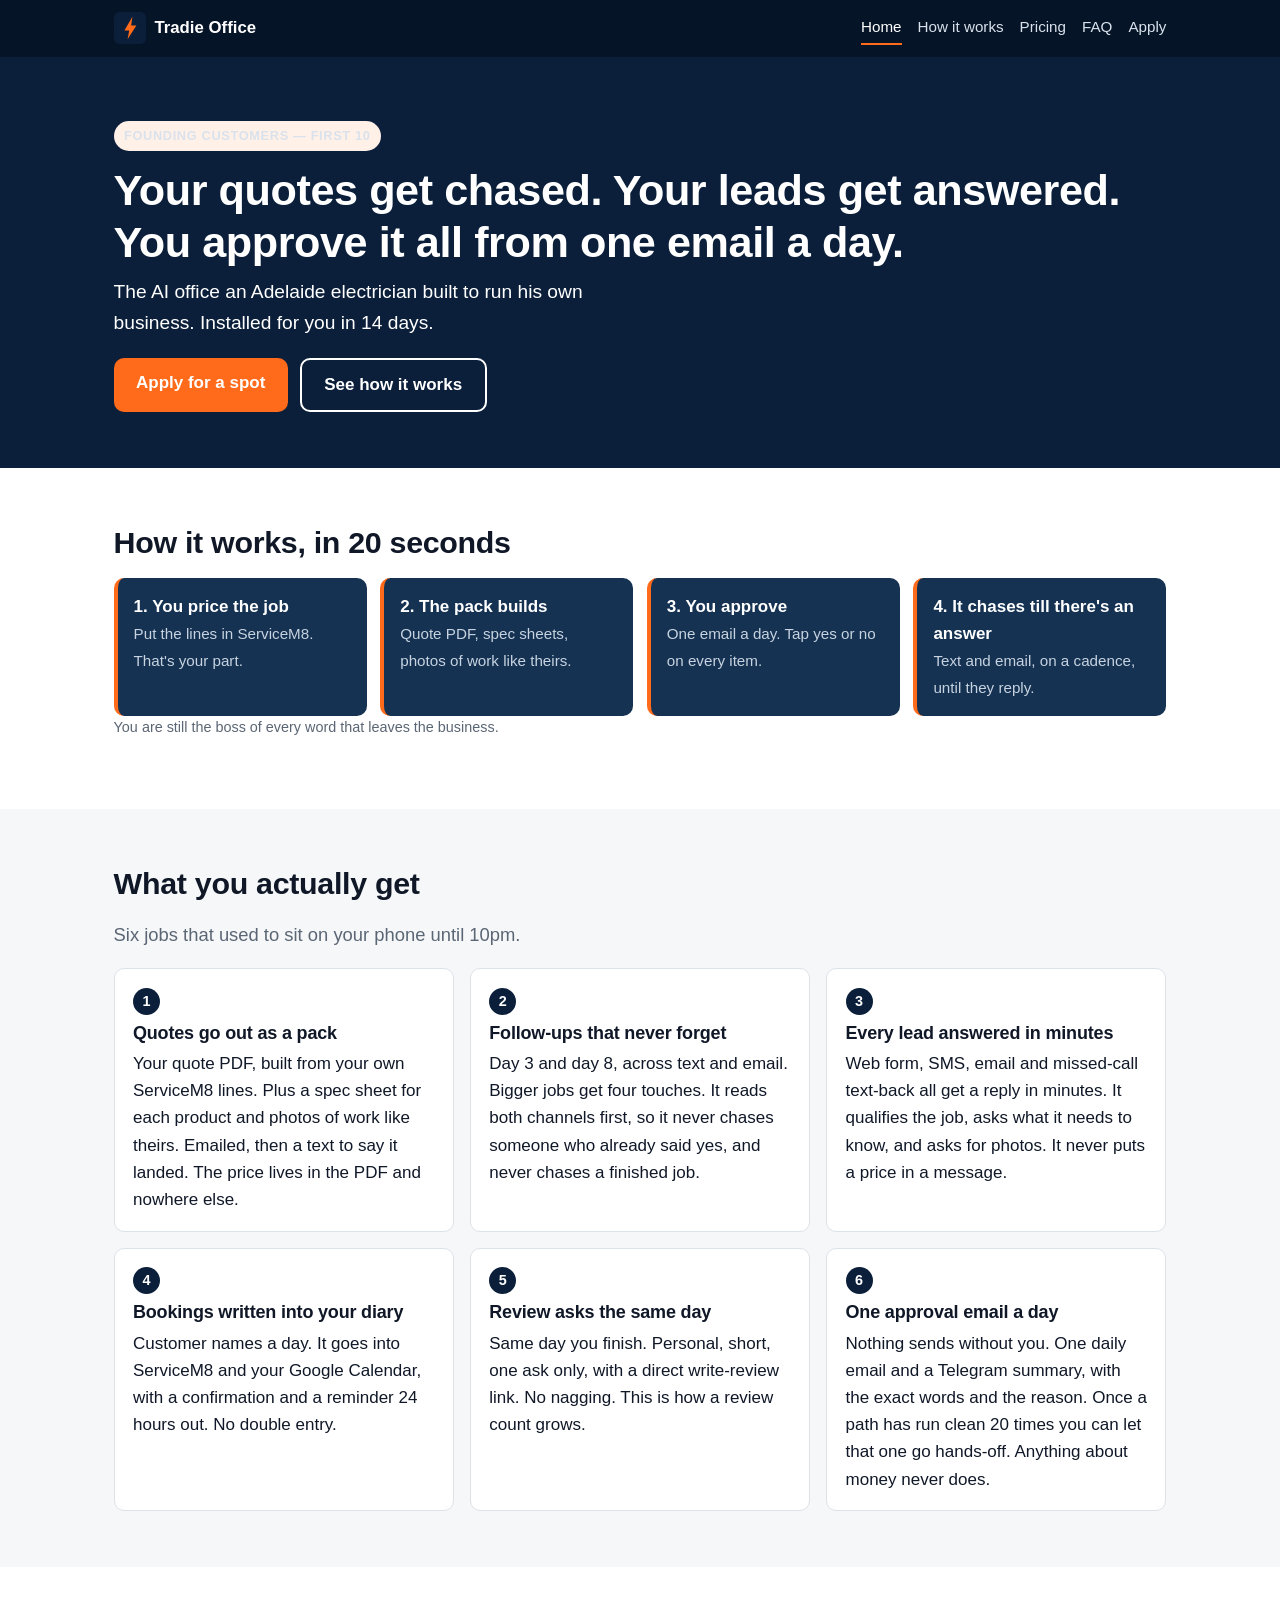
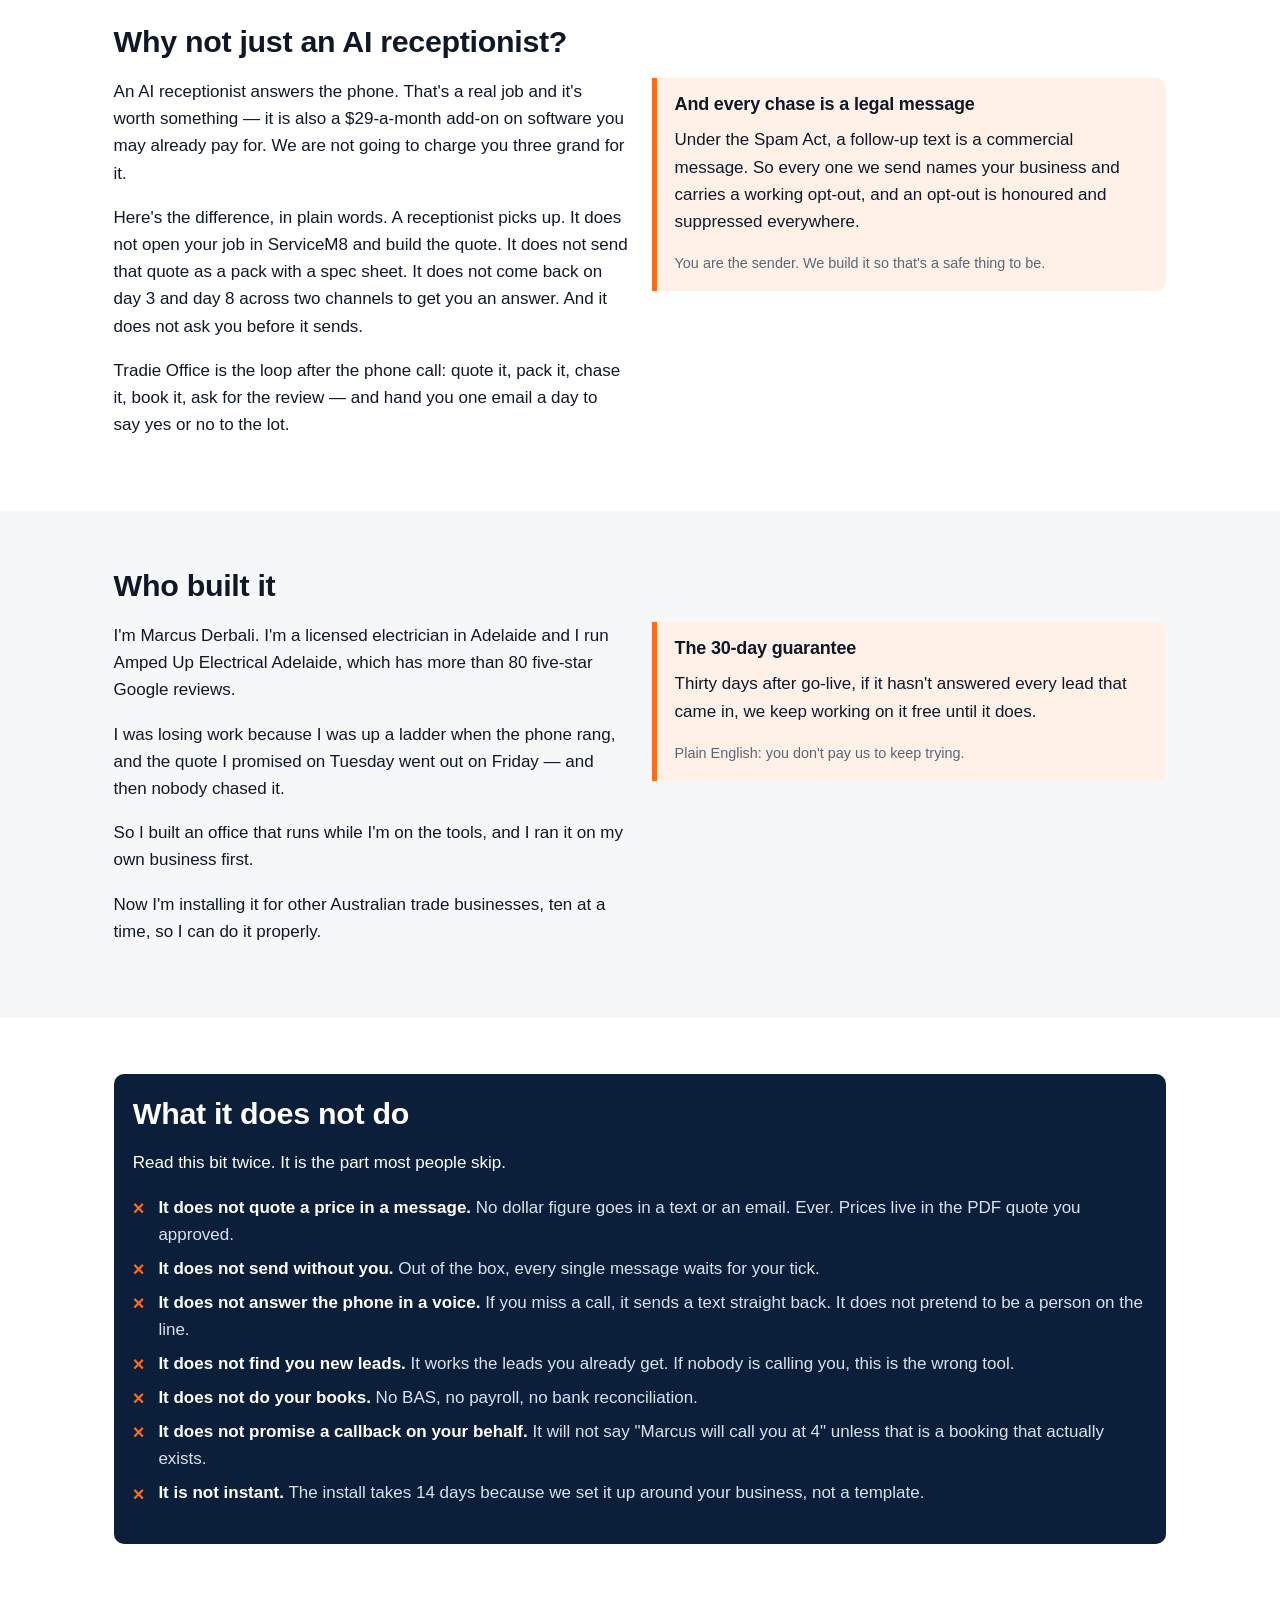
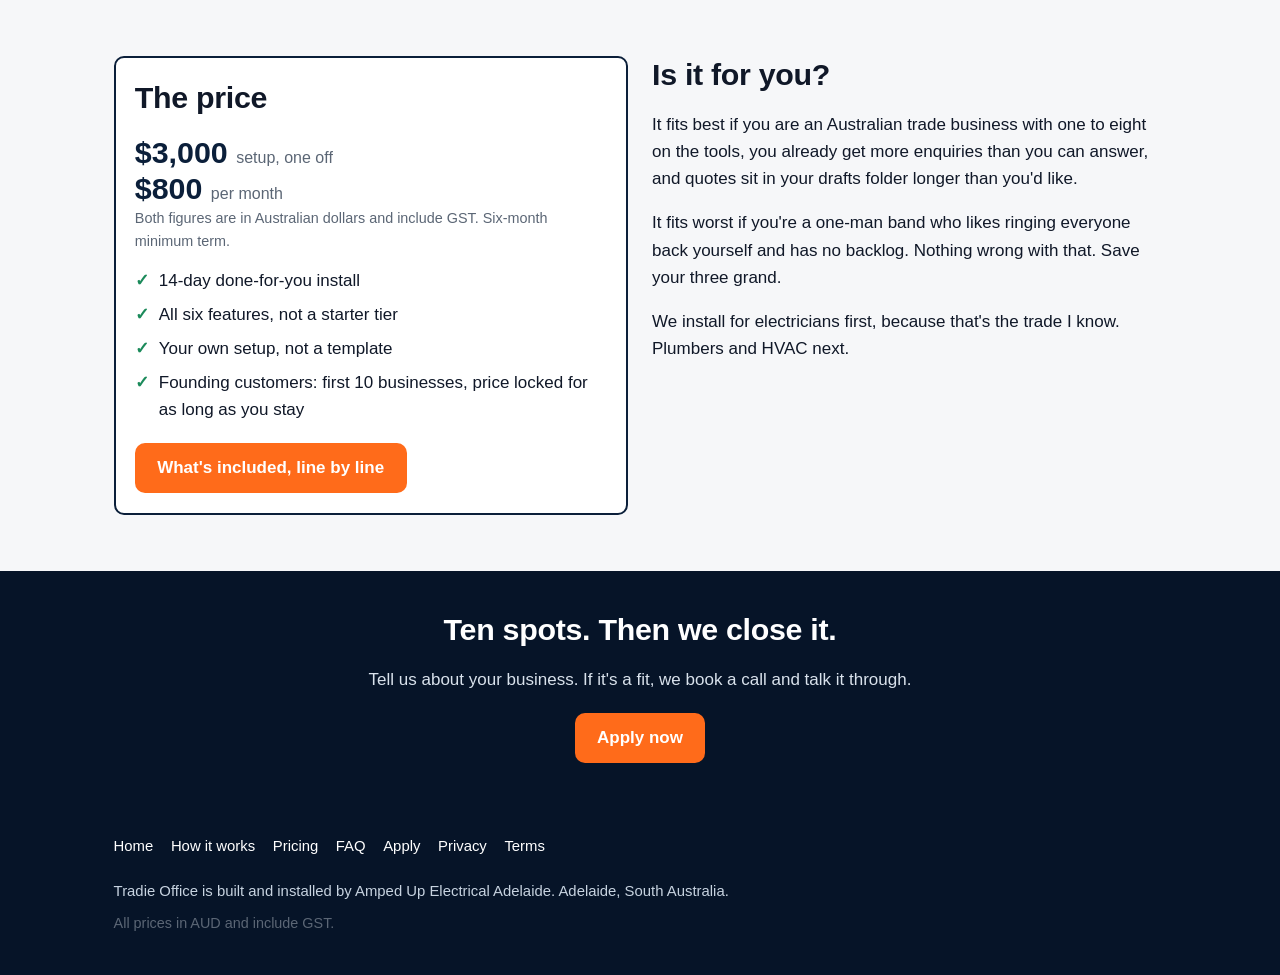
<file: index.html>
<!doctype html>
<html lang="en-AU">
<head>
<meta charset="utf-8">
<meta name="viewport" content="width=device-width, initial-scale=1">
<title>Tradie Office — your quotes get chased, your leads get answered</title>
<meta name="description" content="Quote packs built from your job lines, chased on a cadence across text and email, and every lead answered — all approved by you from one email a day. Built by a licensed Adelaide electrician.">
<link rel="canonical" href="https://ampedupelectricaladl.github.io/tradie-office-site/">
<meta property="og:type" content="website">
<meta property="og:site_name" content="Tradie Office">
<meta property="og:title" content="Your quotes get chased. Your leads get answered. You approve it all from one email a day.">
<meta property="og:description" content="Quote packs built from your job lines, chased across text and email until you get an answer. The AI office an Adelaide electrician built to run his own business.">
<meta property="og:url" content="https://ampedupelectricaladl.github.io/tradie-office-site/">
<meta property="og:image" content="https://ampedupelectricaladl.github.io/tradie-office-site/assets/logo.svg">
<meta property="og:locale" content="en_AU">
<meta name="twitter:card" content="summary">
<meta name="theme-color" content="#0B1F3A">
<link rel="icon" href="assets/mark.svg" type="image/svg+xml">
<link rel="stylesheet" href="assets/site.css">
<script src="assets/config.js"></script>
</head>
<body>
<a class="skip" href="#main">Skip to content</a>

<header class="site-header">
  <div class="wrap">
    <a class="brand" href="index.html"><img src="assets/mark.svg" alt=""><span>Tradie Office</span></a>
    <nav class="nav" aria-label="Main">
      <a href="index.html" aria-current="page">Home</a>
      <a href="how-it-works.html">How it works</a>
      <a href="pricing.html">Pricing</a>
      <a href="faq.html">FAQ</a>
      <a href="apply.html">Apply</a>
    </nav>
  </div>
</header>

<main id="main">

  <section class="hero">
    <div class="wrap">
      <p class="badge">Founding customers — first 10</p>
      <h1>Your quotes get chased. Your leads get answered. You approve it all from one email a day.</h1>
      <p class="promise">The AI office an Adelaide electrician built to run his own business. Installed for you in 14 days.</p>
      <div class="btn-row">
        <a class="btn" href="apply.html">Apply for a spot</a>
        <a class="btn btn-ghost" href="how-it-works.html">See how it works</a>
      </div>
    </div>
  </section>

  <section class="section">
    <div class="wrap">
      <h2>How it works, in 20 seconds</h2>
      <ol class="strip">
        <li><strong>1. You price the job</strong><span>Put the lines in ServiceM8. That's your part.</span></li>
        <li><strong>2. The pack builds</strong><span>Quote PDF, spec sheets, photos of work like theirs.</span></li>
        <li><strong>3. You approve</strong><span>One email a day. Tap yes or no on every item.</span></li>
        <li><strong>4. It chases till there's an answer</strong><span>Text and email, on a cadence, until they reply.</span></li>
      </ol>
      <p class="small">You are still the boss of every word that leaves the business.</p>
    </div>
  </section>

  <section class="section section-alt">
    <div class="wrap">
      <h2>What you actually get</h2>
      <p class="lede">Six jobs that used to sit on your phone until 10pm.</p>
      <div class="grid grid-3">
        <article class="card">
          <span class="num">1</span>
          <h3>Quotes go out as a pack</h3>
          <p>Your quote PDF, built from your own ServiceM8 lines. Plus a spec sheet for each product and photos of work like theirs. Emailed, then a text to say it landed. The price lives in the PDF and nowhere else.</p>
        </article>
        <article class="card">
          <span class="num">2</span>
          <h3>Follow-ups that never forget</h3>
          <p>Day 3 and day 8, across text and email. Bigger jobs get four touches. It reads both channels first, so it never chases someone who already said yes, and never chases a finished job.</p>
        </article>
        <article class="card">
          <span class="num">3</span>
          <h3>Every lead answered in minutes</h3>
          <p>Web form, SMS, email and missed-call text-back all get a reply in minutes. It qualifies the job, asks what it needs to know, and asks for photos. It never puts a price in a message.</p>
        </article>
        <article class="card">
          <span class="num">4</span>
          <h3>Bookings written into your diary</h3>
          <p>Customer names a day. It goes into ServiceM8 and your Google Calendar, with a confirmation and a reminder 24 hours out. No double entry.</p>
        </article>
        <article class="card">
          <span class="num">5</span>
          <h3>Review asks the same day</h3>
          <p>Same day you finish. Personal, short, one ask only, with a direct write-review link. No nagging. This is how a review count grows.</p>
        </article>
        <article class="card">
          <span class="num">6</span>
          <h3>One approval email a day</h3>
          <p>Nothing sends without you. One daily email and a Telegram summary, with the exact words and the reason. Once a path has run clean 20 times you can let that one go hands-off. Anything about money never does.</p>
        </article>
      </div>
    </div>
  </section>

  <section class="section">
    <div class="wrap">
      <h2>Why not just an AI receptionist?</h2>
      <div class="grid grid-2">
        <div>
          <p>An AI receptionist answers the phone. That's a real job and it's worth something — it is also a $29-a-month add-on on software you may already pay for. We are not going to charge you three grand for it.</p>
          <p>Here's the difference, in plain words. A receptionist picks up. It does not open your job in ServiceM8 and build the quote. It does not send that quote as a pack with a spec sheet. It does not come back on day 3 and day 8 across two channels to get you an answer. And it does not ask you before it sends.</p>
          <p>Tradie Office is the loop after the phone call: quote it, pack it, chase it, book it, ask for the review — and hand you one email a day to say yes or no to the lot.</p>
        </div>
        <div>
          <div class="guarantee">
            <h3>And every chase is a legal message</h3>
            <p>Under the Spam Act, a follow-up text is a commercial message. So every one we send names your business and carries a working opt-out, and an opt-out is honoured and suppressed everywhere.</p>
            <p class="small">You are the sender. We build it so that's a safe thing to be.</p>
          </div>
        </div>
      </div>
    </div>
  </section>

  <section class="section section-alt">
    <div class="wrap">
      <h2>Who built it</h2>
      <div class="grid grid-2">
        <div>
          <p>I'm Marcus Derbali. I'm a licensed electrician in Adelaide and I run Amped Up Electrical Adelaide, which has more than 80 five-star Google reviews.</p>
          <p>I was losing work because I was up a ladder when the phone rang, and the quote I promised on Tuesday went out on Friday — and then nobody chased it.</p>
          <p>So I built an office that runs while I'm on the tools, and I ran it on my own business first.</p>
          <p>Now I'm installing it for other Australian trade businesses, ten at a time, so I can do it properly.</p>
        </div>
        <div>
          <div class="guarantee">
            <h3>The 30-day guarantee</h3>
            <p>Thirty days after go-live, if it hasn't answered every lead that came in, we keep working on it free until it does.</p>
            <p class="small">Plain English: you don't pay us to keep trying.</p>
          </div>
        </div>
      </div>
    </div>
  </section>

  <section class="section">
    <div class="wrap">
      <div class="honest">
        <h2>What it does not do</h2>
        <p>Read this bit twice. It is the part most people skip.</p>
        <ul>
          <li><strong>It does not quote a price in a message.</strong> No dollar figure goes in a text or an email. Ever. Prices live in the PDF quote you approved.</li>
          <li><strong>It does not send without you.</strong> Out of the box, every single message waits for your tick.</li>
          <li><strong>It does not answer the phone in a voice.</strong> If you miss a call, it sends a text straight back. It does not pretend to be a person on the line.</li>
          <li><strong>It does not find you new leads.</strong> It works the leads you already get. If nobody is calling you, this is the wrong tool.</li>
          <li><strong>It does not do your books.</strong> No BAS, no payroll, no bank reconciliation.</li>
          <li><strong>It does not promise a callback on your behalf.</strong> It will not say "Marcus will call you at 4" unless that is a booking that actually exists.</li>
          <li><strong>It is not instant.</strong> The install takes 14 days because we set it up around your business, not a template.</li>
        </ul>
      </div>
    </div>
  </section>

  <section class="section section-alt">
    <div class="wrap">
      <div class="grid grid-2">
        <div class="price">
          <h2>The price</h2>
          <span class="figure">$3,000 <small>setup, one off</small></span>
          <span class="figure">$800 <small>per month</small></span>
          <p class="small">Both figures are in Australian dollars and include GST. Six-month minimum term.</p>
          <ul>
            <li>14-day done-for-you install</li>
            <li>All six features, not a starter tier</li>
            <li>Your own setup, not a template</li>
            <li>Founding customers: first 10 businesses, price locked for as long as you stay</li>
          </ul>
          <div class="btn-row"><a class="btn" href="pricing.html">What's included, line by line</a></div>
        </div>
        <div>
          <h2>Is it for you?</h2>
          <p>It fits best if you are an Australian trade business with one to eight on the tools, you already get more enquiries than you can answer, and quotes sit in your drafts folder longer than you'd like.</p>
          <p>It fits worst if you're a one-man band who likes ringing everyone back yourself and has no backlog. Nothing wrong with that. Save your three grand.</p>
          <p>We install for electricians first, because that's the trade I know. Plumbers and HVAC next.</p>
        </div>
      </div>
    </div>
  </section>

  <section class="cta-band">
    <div class="wrap">
      <h2>Ten spots. Then we close it.</h2>
      <p>Tell us about your business. If it's a fit, we book a call and talk it through.</p>
      <div class="btn-row centre-row"><a class="btn" href="apply.html">Apply now</a></div>
    </div>
  </section>

</main>

<footer class="site-footer">
  <div class="wrap">
    <ul class="foot-nav">
      <li><a href="index.html">Home</a></li>
      <li><a href="how-it-works.html">How it works</a></li>
      <li><a href="pricing.html">Pricing</a></li>
      <li><a href="faq.html">FAQ</a></li>
      <li><a href="apply.html">Apply</a></li>
      <li><a href="privacy.html">Privacy</a></li>
      <li><a href="terms.html">Terms</a></li>
    </ul>
    <p>Tradie Office is built and installed by Amped Up Electrical Adelaide. Adelaide, South Australia.</p>
    <p data-contact-line hidden></p>
    <p class="small">All prices in AUD and include GST.</p>
  </div>
</footer>
<script src="assets/site.js"></script>
</body>
</html>
</file>
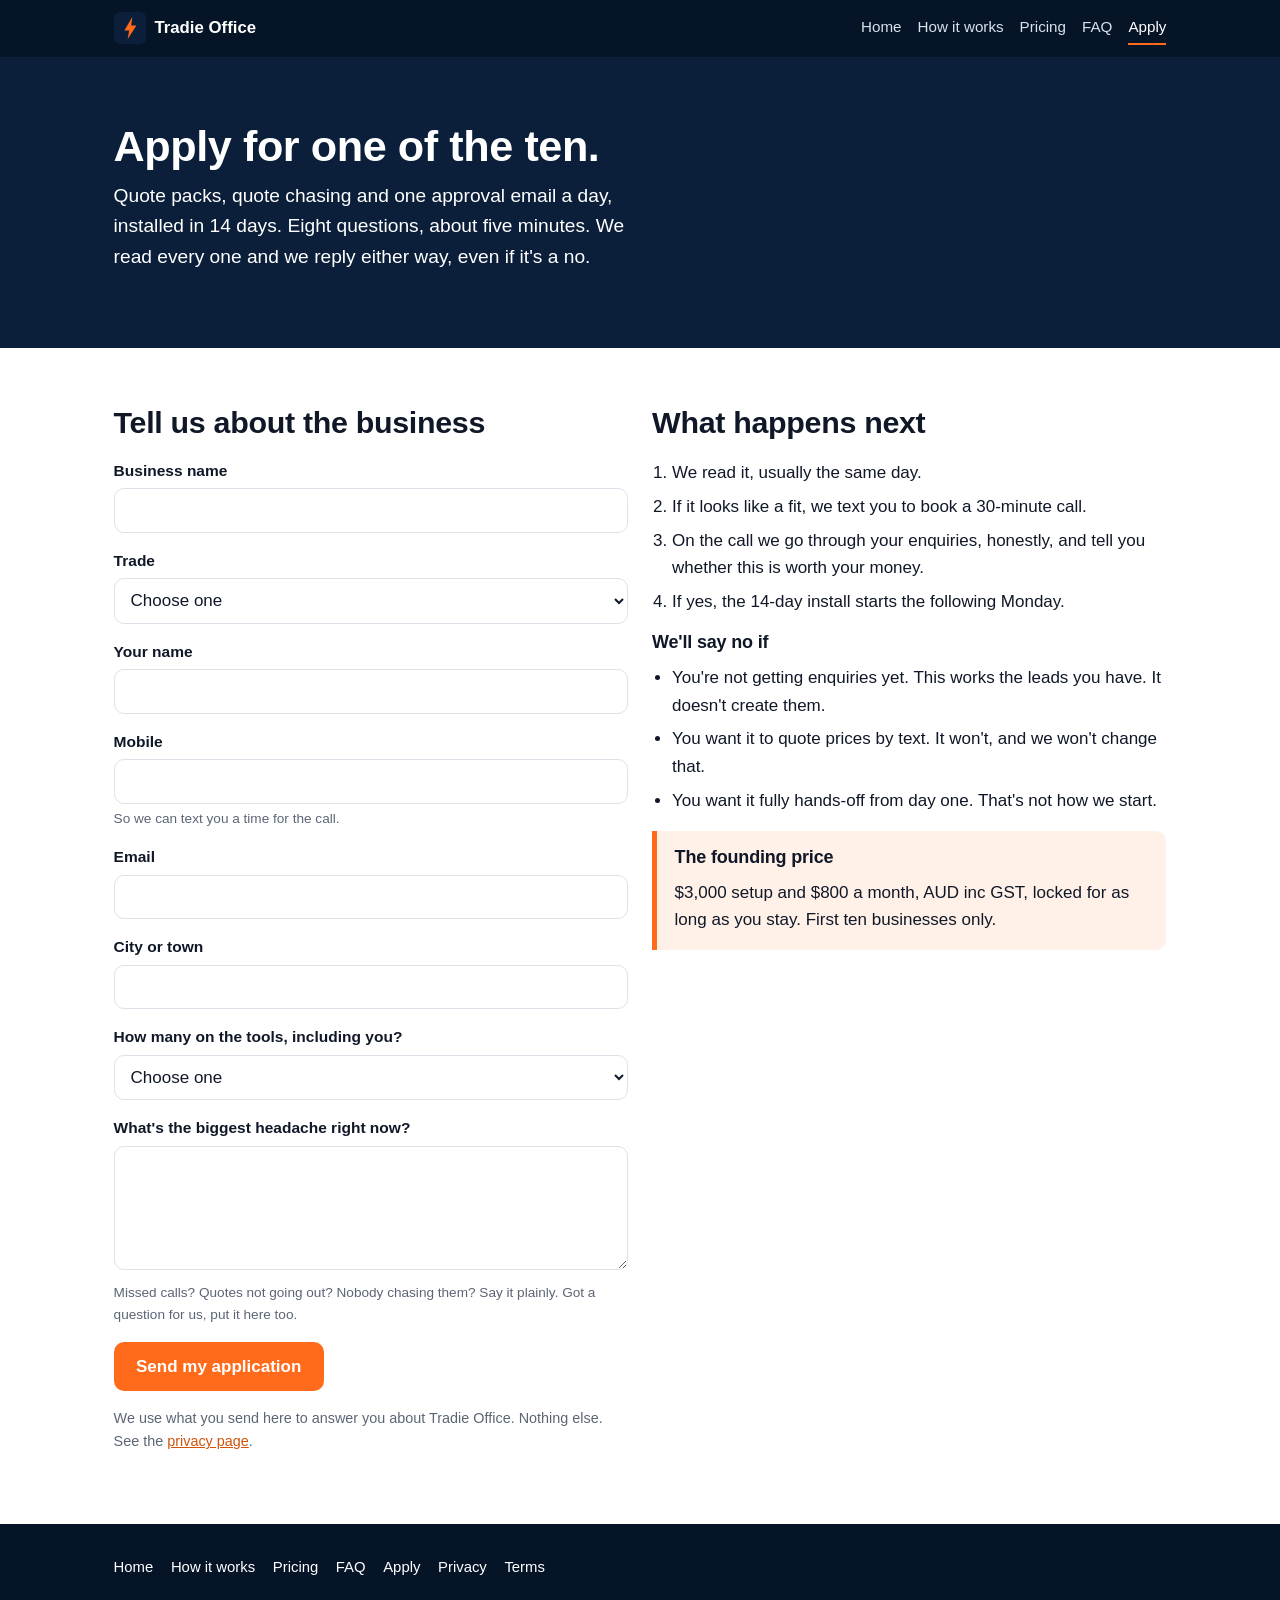
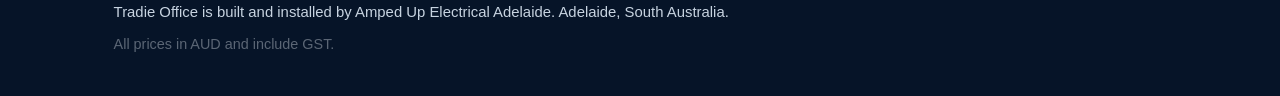
<file: apply.html>
<!doctype html>
<html lang="en-AU">
<head>
<meta charset="utf-8">
<meta name="viewport" content="width=device-width, initial-scale=1">
<title>Apply — Tradie Office</title>
<meta name="description" content="Apply for one of the ten founding customer spots — quote packs, quote chasing and one approval email a day, installed in 14 days. Eight questions, about five minutes. We reply either way.">
<link rel="canonical" href="https://ampedupelectricaladl.github.io/tradie-office-site/apply.html">
<meta property="og:type" content="website">
<meta property="og:site_name" content="Tradie Office">
<meta property="og:title" content="Apply — Tradie Office">
<meta property="og:description" content="Quote packs, quote chasing, one approval email a day. Ten founding spots. Eight questions.">
<meta property="og:url" content="https://ampedupelectricaladl.github.io/tradie-office-site/apply.html">
<meta property="og:image" content="https://ampedupelectricaladl.github.io/tradie-office-site/assets/logo.svg">
<meta property="og:locale" content="en_AU">
<meta name="twitter:card" content="summary">
<meta name="theme-color" content="#0B1F3A">
<link rel="icon" href="assets/mark.svg" type="image/svg+xml">
<link rel="stylesheet" href="assets/site.css">
<script src="assets/config.js"></script>
</head>
<body>
<a class="skip" href="#main">Skip to content</a>

<header class="site-header">
  <div class="wrap">
    <a class="brand" href="index.html"><img src="assets/mark.svg" alt=""><span>Tradie Office</span></a>
    <nav class="nav" aria-label="Main">
      <a href="index.html">Home</a>
      <a href="how-it-works.html">How it works</a>
      <a href="pricing.html">Pricing</a>
      <a href="faq.html">FAQ</a>
      <a href="apply.html" aria-current="page">Apply</a>
    </nav>
  </div>
</header>

<main id="main">

  <section class="hero">
    <div class="wrap">
      <h1>Apply for one of the ten.</h1>
      <p class="promise">Quote packs, quote chasing and one approval email a day, installed in 14 days. Eight questions, about five minutes. We read every one and we reply either way, even if it's a no.</p>
    </div>
  </section>

  <section class="section">
    <div class="wrap">

      <div class="grid grid-2">
        <div>
          <h2>Tell us about the business</h2>

          <p id="apply-status" class="form-status" role="status" hidden></p>

          <form class="form" id="apply-form" method="post" novalidate>

            <div class="field">
              <label for="business">Business name</label>
              <input type="text" id="business" name="business" autocomplete="organization" required>
            </div>

            <div class="field">
              <label for="trade">Trade</label>
              <select id="trade" name="trade" required>
                <option value="">Choose one</option>
                <option>Electrical</option>
                <option>Plumbing</option>
                <option>HVAC / air conditioning</option>
                <option>Carpentry / building</option>
                <option>Solar</option>
                <option>Other</option>
              </select>
            </div>

            <div class="field">
              <label for="name">Your name</label>
              <input type="text" id="name" name="name" autocomplete="name" required>
            </div>

            <div class="field">
              <label for="mobile">Mobile</label>
              <input type="tel" id="mobile" name="mobile" autocomplete="tel" inputmode="tel" required>
              <span class="hint">So we can text you a time for the call.</span>
            </div>

            <div class="field">
              <label for="email">Email</label>
              <input type="email" id="email" name="email" autocomplete="email" required>
            </div>

            <div class="field">
              <label for="city">City or town</label>
              <input type="text" id="city" name="city" autocomplete="address-level2" required>
            </div>

            <div class="field">
              <label for="team">How many on the tools, including you?</label>
              <select id="team" name="team" required>
                <option value="">Choose one</option>
                <option>Just me</option>
                <option>2 to 3</option>
                <option>4 to 8</option>
                <option>9 or more</option>
              </select>
            </div>

            <div class="field">
              <label for="headache">What's the biggest headache right now?</label>
              <textarea id="headache" name="headache" rows="5" required></textarea>
              <span class="hint">Missed calls? Quotes not going out? Nobody chasing them? Say it plainly. Got a question for us, put it here too.</span>
            </div>

            <div>
              <button class="btn" type="submit">Send my application</button>
            </div>

            <p class="form-note">We use what you send here to answer you about Tradie Office. Nothing else. See the <a href="privacy.html">privacy page</a>.</p>
            <noscript>
              <p class="form-note"><strong>JavaScript is off.</strong> Turn it on and this form will give you a block of text you can copy and send us.</p>
            </noscript>
          </form>

          <div id="apply-copy" hidden>
            <p id="apply-copy-note"></p>
            <div class="field">
              <label for="apply-copy-text">Your answers — copy this whole block</label>
              <textarea id="apply-copy-text" rows="12" readonly></textarea>
            </div>
          </div>
        </div>

        <div>
          <h2>What happens next</h2>
          <ol>
            <li>We read it, usually the same day.</li>
            <li>If it looks like a fit, we text you to book a 30-minute call.</li>
            <li>On the call we go through your enquiries, honestly, and tell you whether this is worth your money.</li>
            <li>If yes, the 14-day install starts the following Monday.</li>
          </ol>

          <h3>We'll say no if</h3>
          <ul>
            <li>You're not getting enquiries yet. This works the leads you have. It doesn't create them.</li>
            <li>You want it to quote prices by text. It won't, and we won't change that.</li>
            <li>You want it fully hands-off from day one. That's not how we start.</li>
          </ul>

          <div class="guarantee">
            <h3>The founding price</h3>
            <p>$3,000 setup and $800 a month, AUD inc GST, locked for as long as you stay. First ten businesses only.</p>
          </div>
        </div>
      </div>

    </div>
  </section>

</main>

<footer class="site-footer">
  <div class="wrap">
    <ul class="foot-nav">
      <li><a href="index.html">Home</a></li>
      <li><a href="how-it-works.html">How it works</a></li>
      <li><a href="pricing.html">Pricing</a></li>
      <li><a href="faq.html">FAQ</a></li>
      <li><a href="apply.html">Apply</a></li>
      <li><a href="privacy.html">Privacy</a></li>
      <li><a href="terms.html">Terms</a></li>
    </ul>
    <p>Tradie Office is built and installed by Amped Up Electrical Adelaide. Adelaide, South Australia.</p>
    <p data-contact-line hidden></p>
    <p class="small">All prices in AUD and include GST.</p>
  </div>
</footer>

<script src="assets/site.js"></script>
<script src="assets/apply.js"></script>
</body>
</html>
</file>
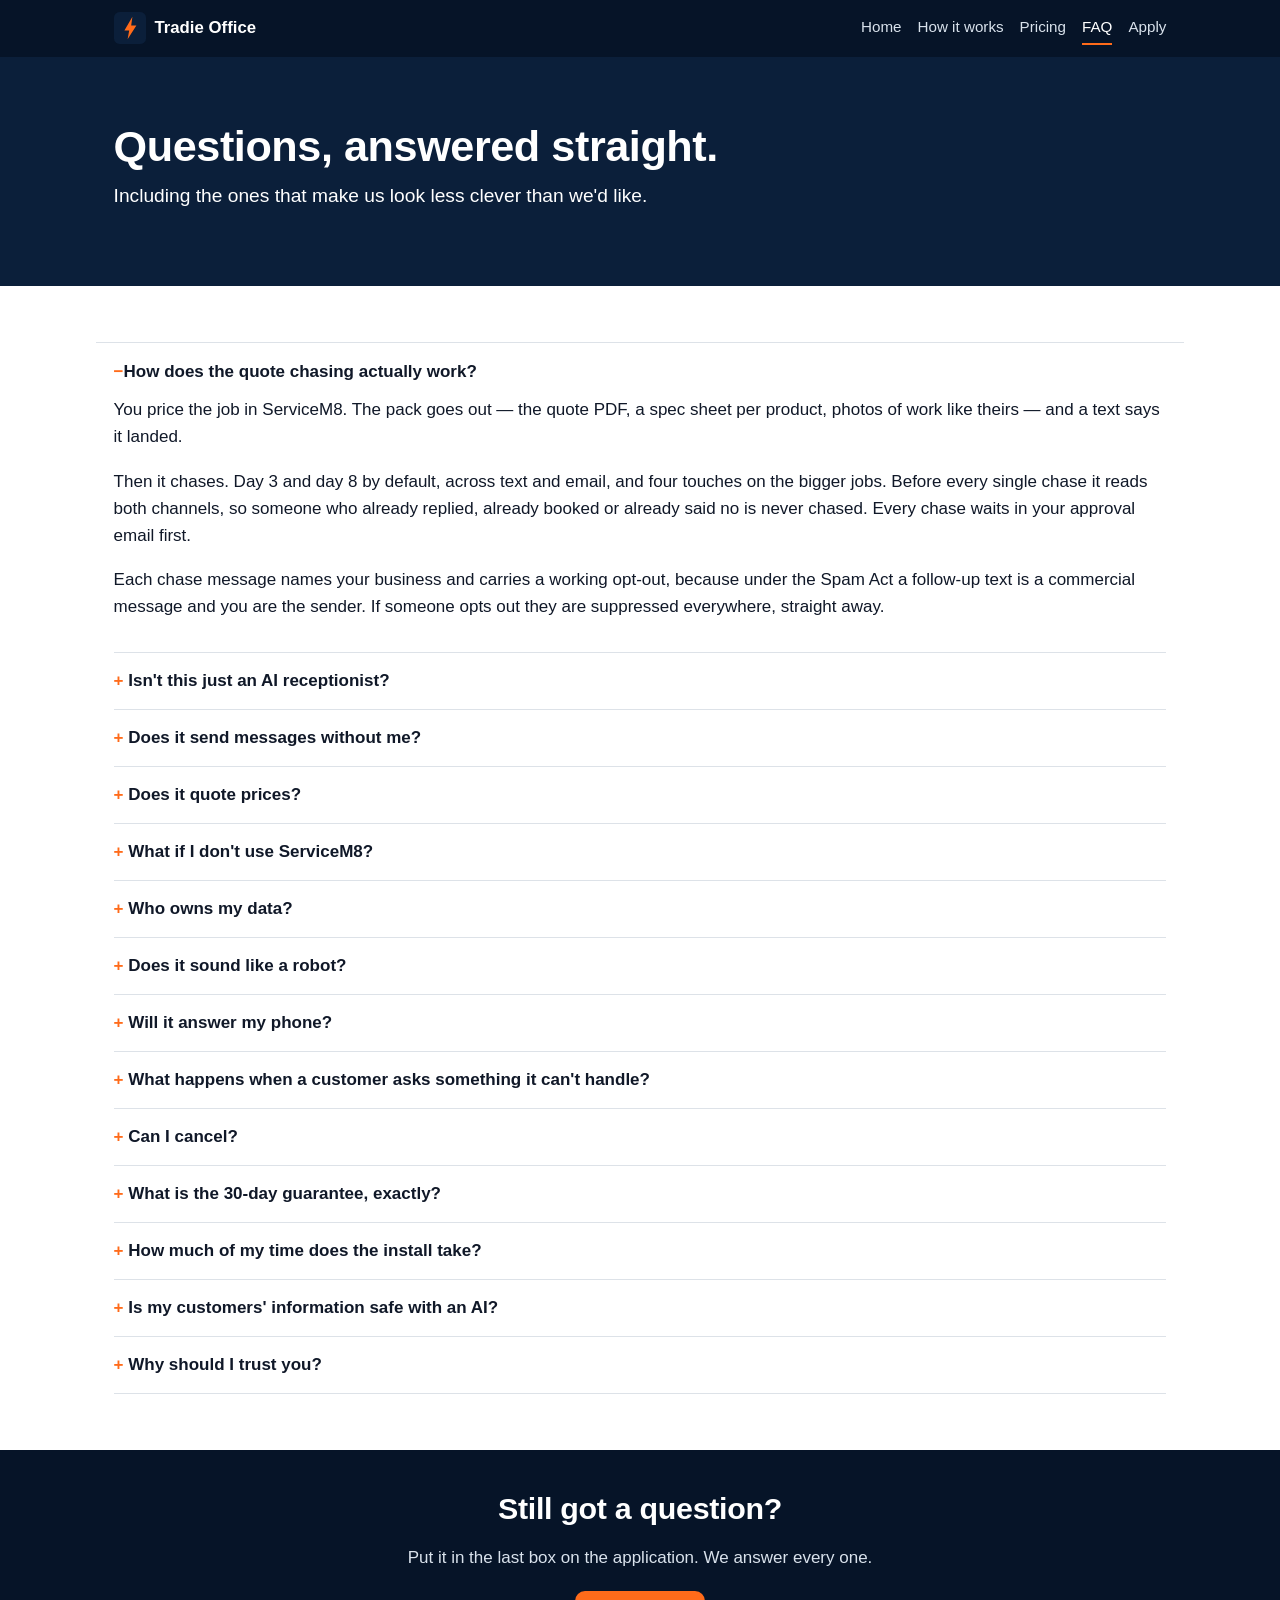
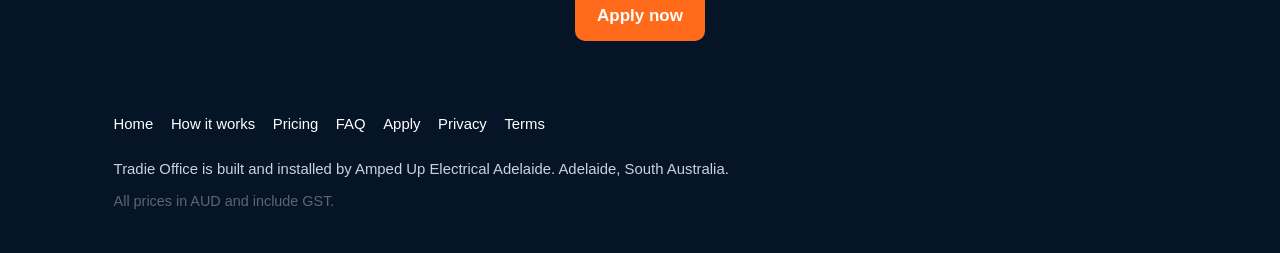
<file: faq.html>
<!doctype html>
<html lang="en-AU">
<head>
<meta charset="utf-8">
<meta name="viewport" content="width=device-width, initial-scale=1">
<title>FAQ — Tradie Office</title>
<meta name="description" content="Straight answers: how the quote chasing works, why this isn't an AI receptionist, does it send without me, does it quote prices, what about the Spam Act, who owns my data, can I cancel.">
<link rel="canonical" href="https://ampedupelectricaladl.github.io/tradie-office-site/faq.html">
<meta property="og:type" content="website">
<meta property="og:site_name" content="Tradie Office">
<meta property="og:title" content="FAQ — Tradie Office">
<meta property="og:description" content="How the quote chasing works, why it isn't an AI receptionist, and the other awkward ones.">
<meta property="og:url" content="https://ampedupelectricaladl.github.io/tradie-office-site/faq.html">
<meta property="og:image" content="https://ampedupelectricaladl.github.io/tradie-office-site/assets/logo.svg">
<meta property="og:locale" content="en_AU">
<meta name="twitter:card" content="summary">
<meta name="theme-color" content="#0B1F3A">
<link rel="icon" href="assets/mark.svg" type="image/svg+xml">
<link rel="stylesheet" href="assets/site.css">
<script src="assets/config.js"></script>
</head>
<body>
<a class="skip" href="#main">Skip to content</a>

<header class="site-header">
  <div class="wrap">
    <a class="brand" href="index.html"><img src="assets/mark.svg" alt=""><span>Tradie Office</span></a>
    <nav class="nav" aria-label="Main">
      <a href="index.html">Home</a>
      <a href="how-it-works.html">How it works</a>
      <a href="pricing.html">Pricing</a>
      <a href="faq.html" aria-current="page">FAQ</a>
      <a href="apply.html">Apply</a>
    </nav>
  </div>
</header>

<main id="main">

  <section class="hero">
    <div class="wrap">
      <h1>Questions, answered straight.</h1>
      <p class="promise">Including the ones that make us look less clever than we'd like.</p>
    </div>
  </section>

  <section class="section">
    <div class="wrap faq">

      <details open>
        <summary>How does the quote chasing actually work?</summary>
        <p>You price the job in ServiceM8. The pack goes out — the quote PDF, a spec sheet per product, photos of work like theirs — and a text says it landed.</p>
        <p>Then it chases. Day 3 and day 8 by default, across text and email, and four touches on the bigger jobs. Before every single chase it reads both channels, so someone who already replied, already booked or already said no is never chased. Every chase waits in your approval email first.</p>
        <p>Each chase message names your business and carries a working opt-out, because under the Spam Act a follow-up text is a commercial message and you are the sender. If someone opts out they are suppressed everywhere, straight away.</p>
      </details>

      <details>
        <summary>Isn't this just an AI receptionist?</summary>
        <p>No, and we'd rather say so than let you find out later.</p>
        <p>An AI receptionist answers the phone. That is now a cheap add-on on software you may already pay for, and it is not worth three grand on its own.</p>
        <p>What it does not do is open your job, build the quote pack, chase that quote on a cadence across two channels, write the booking into your diary, and hand you one email a day to approve the lot. That whole loop is what you are buying here.</p>
      </details>

      <details>
        <summary>Does it send messages without me?</summary>
        <p>No. Not on day one, and not unless you choose it.</p>
        <p>Out of the box every message waits in an approval queue. You get one email a day listing every item with the exact words, and a Telegram nudge so you know it's there. Nothing goes out until you tap approve.</p>
        <p>After a path has run 20 times without you changing a word, you may switch that one path to hands-off. Most people do that with review asks first. Anything to do with money can never be switched to hands-off.</p>
      </details>

      <details>
        <summary>Does it quote prices?</summary>
        <p>It builds your quote. It does not put a price in a message.</p>
        <p>There is a hard rule in the system: no dollar figure appears in any SMS or email it writes. Prices live in one place only, the quote PDF you approved. That rule is a check the message has to pass before it can even reach your approval queue, not a guideline we hope it follows.</p>
        <p>The prices in the PDF come from the lines you entered in ServiceM8. It does not invent a number and it does not discount.</p>
      </details>

      <details>
        <summary>What if I don't use ServiceM8?</summary>
        <p>Then two of the six features are reduced, and we'll tell you that before you pay.</p>
        <p>Lead answering, follow-ups, review asks and approvals all work without it. Quote packs and automatic bookings are built on ServiceM8, so without it you'd be sending us your quote lines another way, and bookings would go to Google Calendar only.</p>
        <p>We have not built adapters for simPRO, Tradify or AroFlo yet. If you're on one of those, apply anyway and say so. We'll be honest about whether it's worth your money today.</p>
      </details>

      <details>
        <summary>Who owns my data?</summary>
        <p>You do. All of it.</p>
        <p>Your customer records stay in your own ServiceM8, your own CRM and your own Google account. We work inside your accounts using access you grant and can revoke. We keep a log of what was drafted and what you approved, so there's a record of what left your business.</p>
        <p>If you leave, we hand back the log, remove our access, and delete what we hold. We do not sell your data, we do not share it with other customers, and we do not use your customers' messages to train anything we sell to someone else.</p>
      </details>

      <details>
        <summary>Does it sound like a robot?</summary>
        <p>It's written to sound like your business, because on day 10 of the install you read every draft and change the lines that don't sound like you.</p>
        <p>It writes short. Plain English, no exclamation marks, no "we value your enquiry". If a customer asks something it doesn't know, it says it will find out rather than making something up.</p>
      </details>

      <details>
        <summary>Will it answer my phone?</summary>
        <p>No. There is no voice on the line.</p>
        <p>If you miss a call, it sends a text straight back within about a minute, asking what the job is and where. Most people reply to that text. We'd rather do that well than have a robot voice annoy your customers.</p>
      </details>

      <details>
        <summary>What happens when a customer asks something it can't handle?</summary>
        <p>It stops and hands it to you.</p>
        <p>Anything it isn't sure about goes to you as a flagged item rather than a drafted reply. It will not guess at stock, at a delivery date, at whether you can be there Thursday, or at what something costs.</p>
      </details>

      <details>
        <summary>Can I cancel?</summary>
        <p>There's a six-month minimum term, then it's month to month with 30 days' notice.</p>
        <p>The minimum is there because the setup is done by hand and it takes a couple of months before you can fairly judge it. We're not going to pretend otherwise. If we've failed the 30-day guarantee, that's on us and we keep working free until it's fixed.</p>
      </details>

      <details>
        <summary>What is the 30-day guarantee, exactly?</summary>
        <p>Thirty days after you go live, we check whether every lead that came in got an answer. If any didn't, we keep working on it free until they do.</p>
        <p>Read what it is not: it is not a promise of more jobs, a revenue figure, or a refund. It's a promise about answering, which is the thing we actually control.</p>
      </details>

      <details>
        <summary>How much of my time does the install take?</summary>
        <p>About two hours spread over the fortnight.</p>
        <p>A 45-minute kick-off call on day 1, half an hour reading the drafts on day 10, a 30-minute walkthrough on day 13, and a few minutes here and there clicking approve on account connections. We do the rest.</p>
      </details>

      <details>
        <summary>Is my customers' information safe with an AI?</summary>
        <p>Here's the honest version. The assistant uses a commercial AI model to write drafts, so the text of an enquiry is processed by that model to produce a reply. We do not send it your whole customer database, and the drafts come back to your approval queue rather than going out.</p>
        <p>You'll get this in writing in the terms before you sign, including which parts of a message are processed and which never leave your systems. If that's a dealbreaker for you, tell us at the call, not after.</p>
      </details>

      <details>
        <summary>Why should I trust you?</summary>
        <p>Because I'm a licensed electrician who built this for my own business first. I run Amped Up Electrical Adelaide, which has more than 80 five-star Google reviews, and I used this system to get a fair few of them.</p>
        <p>I'm not going to show you a wall of testimonials from customers I don't have yet. We're taking ten founding customers. You'd be one of the first, and the price reflects that.</p>
      </details>

    </div>
  </section>

  <section class="cta-band">
    <div class="wrap">
      <h2>Still got a question?</h2>
      <p>Put it in the last box on the application. We answer every one.</p>
      <div class="btn-row centre-row"><a class="btn" href="apply.html">Apply now</a></div>
    </div>
  </section>

</main>

<footer class="site-footer">
  <div class="wrap">
    <ul class="foot-nav">
      <li><a href="index.html">Home</a></li>
      <li><a href="how-it-works.html">How it works</a></li>
      <li><a href="pricing.html">Pricing</a></li>
      <li><a href="faq.html">FAQ</a></li>
      <li><a href="apply.html">Apply</a></li>
      <li><a href="privacy.html">Privacy</a></li>
      <li><a href="terms.html">Terms</a></li>
    </ul>
    <p>Tradie Office is built and installed by Amped Up Electrical Adelaide. Adelaide, South Australia.</p>
    <p data-contact-line hidden></p>
    <p class="small">All prices in AUD and include GST.</p>
  </div>
</footer>
<script src="assets/site.js"></script>
</body>
</html>
</file>
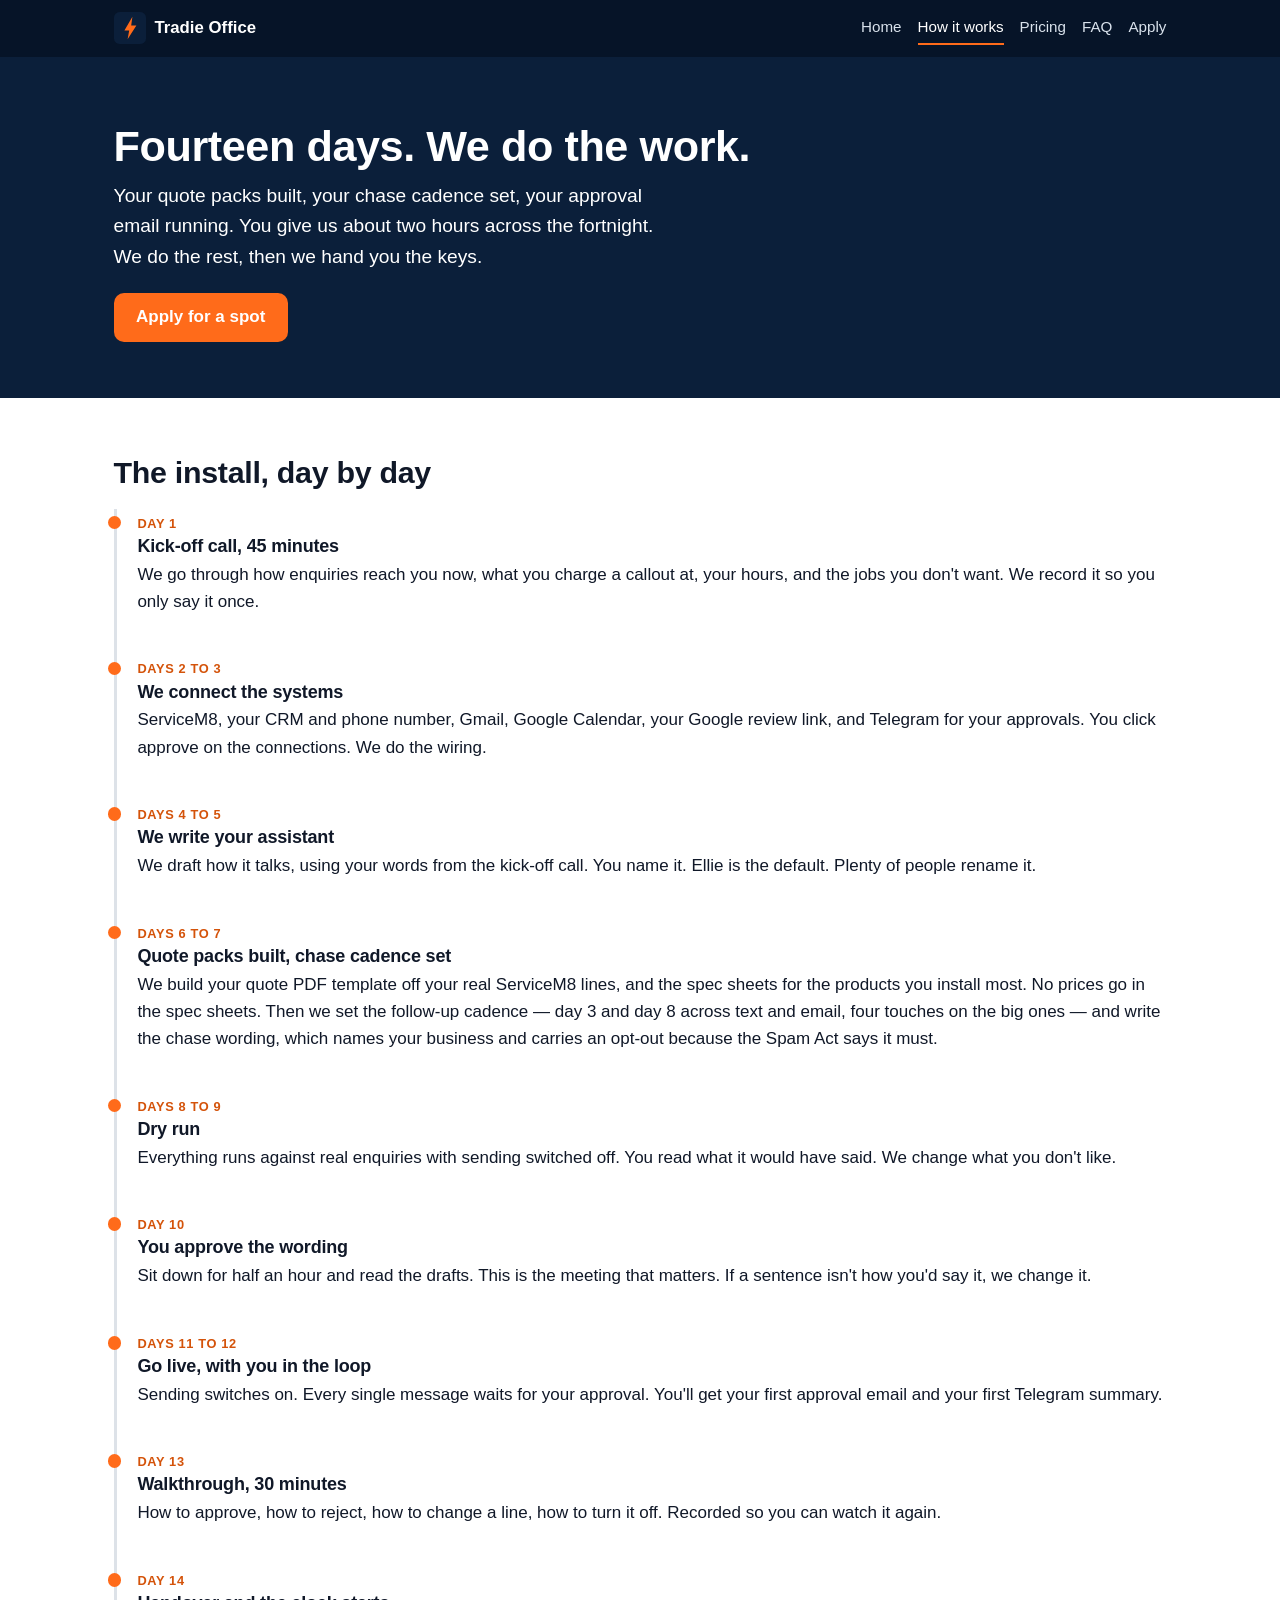
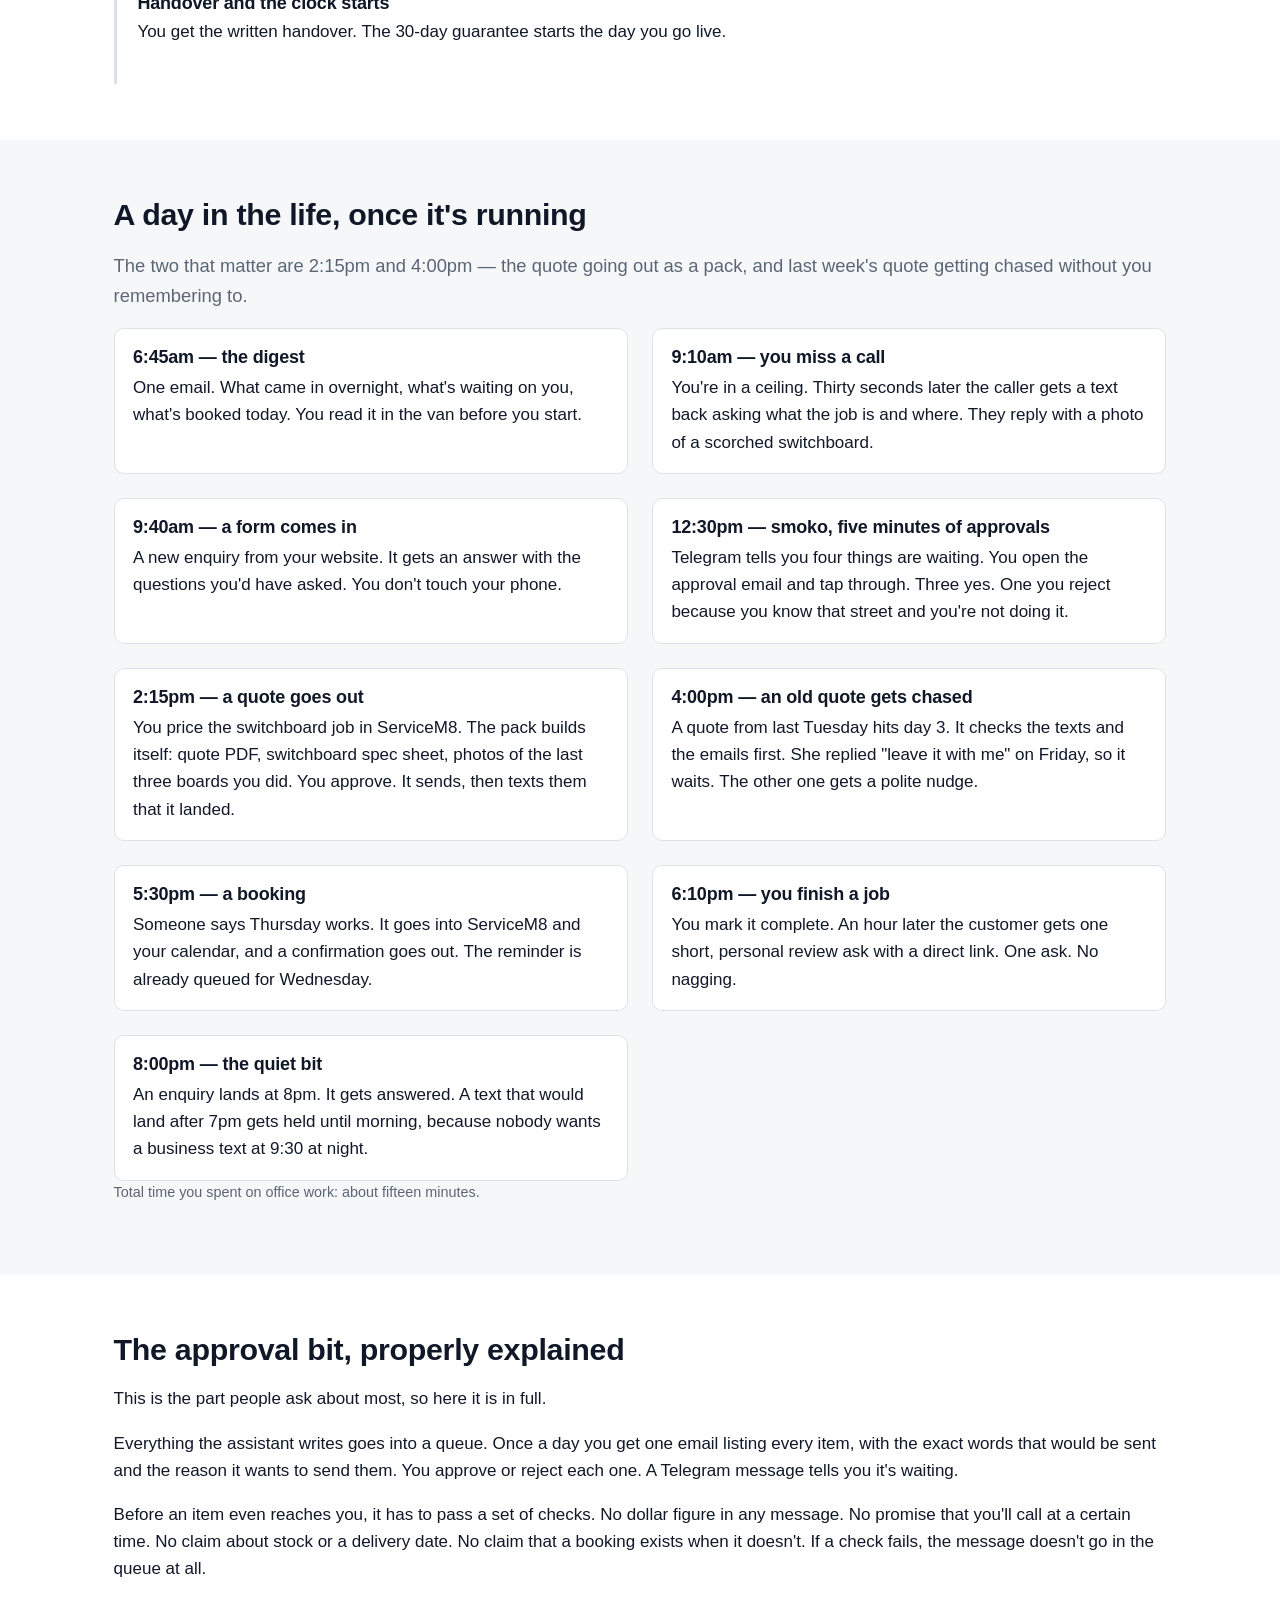
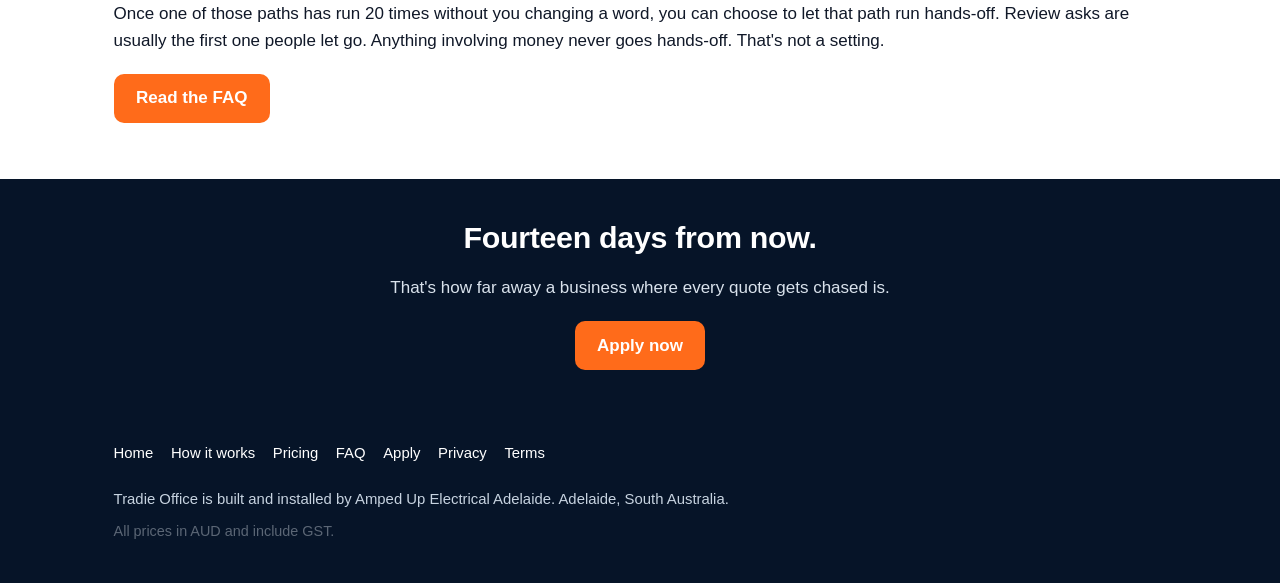
<file: how-it-works.html>
<!doctype html>
<html lang="en-AU">
<head>
<meta charset="utf-8">
<meta name="viewport" content="width=device-width, initial-scale=1">
<title>How it works — the 14-day install — Tradie Office</title>
<meta name="description" content="What happens in the 14-day done-for-you install, day by day — quote packs built off your own job lines, the chase cadence set up, and your one approval email — then a normal Tuesday once it's running.">
<link rel="canonical" href="https://ampedupelectricaladl.github.io/tradie-office-site/how-it-works.html">
<meta property="og:type" content="website">
<meta property="og:site_name" content="Tradie Office">
<meta property="og:title" content="How it works — the 14-day install">
<meta property="og:description" content="Quote packs, the chase cadence and your one approval email, set up for you day by day. Then a day in the life once it's running.">
<meta property="og:url" content="https://ampedupelectricaladl.github.io/tradie-office-site/how-it-works.html">
<meta property="og:image" content="https://ampedupelectricaladl.github.io/tradie-office-site/assets/logo.svg">
<meta property="og:locale" content="en_AU">
<meta name="twitter:card" content="summary">
<meta name="theme-color" content="#0B1F3A">
<link rel="icon" href="assets/mark.svg" type="image/svg+xml">
<link rel="stylesheet" href="assets/site.css">
<script src="assets/config.js"></script>
</head>
<body>
<a class="skip" href="#main">Skip to content</a>

<header class="site-header">
  <div class="wrap">
    <a class="brand" href="index.html"><img src="assets/mark.svg" alt=""><span>Tradie Office</span></a>
    <nav class="nav" aria-label="Main">
      <a href="index.html">Home</a>
      <a href="how-it-works.html" aria-current="page">How it works</a>
      <a href="pricing.html">Pricing</a>
      <a href="faq.html">FAQ</a>
      <a href="apply.html">Apply</a>
    </nav>
  </div>
</header>

<main id="main">

  <section class="hero">
    <div class="wrap">
      <h1>Fourteen days. We do the work.</h1>
      <p class="promise">Your quote packs built, your chase cadence set, your approval email running. You give us about two hours across the fortnight. We do the rest, then we hand you the keys.</p>
      <div class="btn-row"><a class="btn" href="apply.html">Apply for a spot</a></div>
    </div>
  </section>

  <section class="section">
    <div class="wrap">
      <h2>The install, day by day</h2>
      <ol class="timeline">
        <li>
          <span class="day">Day 1</span>
          <h3>Kick-off call, 45 minutes</h3>
          <p>We go through how enquiries reach you now, what you charge a callout at, your hours, and the jobs you don't want. We record it so you only say it once.</p>
        </li>
        <li>
          <span class="day">Days 2 to 3</span>
          <h3>We connect the systems</h3>
          <p>ServiceM8, your CRM and phone number, Gmail, Google Calendar, your Google review link, and Telegram for your approvals. You click approve on the connections. We do the wiring.</p>
        </li>
        <li>
          <span class="day">Days 4 to 5</span>
          <h3>We write your assistant</h3>
          <p>We draft how it talks, using your words from the kick-off call. You name it. Ellie is the default. Plenty of people rename it.</p>
        </li>
        <li>
          <span class="day">Days 6 to 7</span>
          <h3>Quote packs built, chase cadence set</h3>
          <p>We build your quote PDF template off your real ServiceM8 lines, and the spec sheets for the products you install most. No prices go in the spec sheets. Then we set the follow-up cadence — day 3 and day 8 across text and email, four touches on the big ones — and write the chase wording, which names your business and carries an opt-out because the Spam Act says it must.</p>
        </li>
        <li>
          <span class="day">Days 8 to 9</span>
          <h3>Dry run</h3>
          <p>Everything runs against real enquiries with sending switched off. You read what it would have said. We change what you don't like.</p>
        </li>
        <li>
          <span class="day">Day 10</span>
          <h3>You approve the wording</h3>
          <p>Sit down for half an hour and read the drafts. This is the meeting that matters. If a sentence isn't how you'd say it, we change it.</p>
        </li>
        <li>
          <span class="day">Days 11 to 12</span>
          <h3>Go live, with you in the loop</h3>
          <p>Sending switches on. Every single message waits for your approval. You'll get your first approval email and your first Telegram summary.</p>
        </li>
        <li>
          <span class="day">Day 13</span>
          <h3>Walkthrough, 30 minutes</h3>
          <p>How to approve, how to reject, how to change a line, how to turn it off. Recorded so you can watch it again.</p>
        </li>
        <li>
          <span class="day">Day 14</span>
          <h3>Handover and the clock starts</h3>
          <p>You get the written handover. The 30-day guarantee starts the day you go live.</p>
        </li>
      </ol>
    </div>
  </section>

  <section class="section section-alt">
    <div class="wrap">
      <h2>A day in the life, once it's running</h2>
      <p class="lede">The two that matter are 2:15pm and 4:00pm — the quote going out as a pack, and last week's quote getting chased without you remembering to.</p>
      <div class="grid grid-2">
        <article class="card">
          <h3>6:45am — the digest</h3>
          <p>One email. What came in overnight, what's waiting on you, what's booked today. You read it in the van before you start.</p>
        </article>
        <article class="card">
          <h3>9:10am — you miss a call</h3>
          <p>You're in a ceiling. Thirty seconds later the caller gets a text back asking what the job is and where. They reply with a photo of a scorched switchboard.</p>
        </article>
        <article class="card">
          <h3>9:40am — a form comes in</h3>
          <p>A new enquiry from your website. It gets an answer with the questions you'd have asked. You don't touch your phone.</p>
        </article>
        <article class="card">
          <h3>12:30pm — smoko, five minutes of approvals</h3>
          <p>Telegram tells you four things are waiting. You open the approval email and tap through. Three yes. One you reject because you know that street and you're not doing it.</p>
        </article>
        <article class="card">
          <h3>2:15pm — a quote goes out</h3>
          <p>You price the switchboard job in ServiceM8. The pack builds itself: quote PDF, switchboard spec sheet, photos of the last three boards you did. You approve. It sends, then texts them that it landed.</p>
        </article>
        <article class="card">
          <h3>4:00pm — an old quote gets chased</h3>
          <p>A quote from last Tuesday hits day 3. It checks the texts and the emails first. She replied "leave it with me" on Friday, so it waits. The other one gets a polite nudge.</p>
        </article>
        <article class="card">
          <h3>5:30pm — a booking</h3>
          <p>Someone says Thursday works. It goes into ServiceM8 and your calendar, and a confirmation goes out. The reminder is already queued for Wednesday.</p>
        </article>
        <article class="card">
          <h3>6:10pm — you finish a job</h3>
          <p>You mark it complete. An hour later the customer gets one short, personal review ask with a direct link. One ask. No nagging.</p>
        </article>
        <article class="card">
          <h3>8:00pm — the quiet bit</h3>
          <p>An enquiry lands at 8pm. It gets answered. A text that would land after 7pm gets held until morning, because nobody wants a business text at 9:30 at night.</p>
        </article>
      </div>
      <p class="small">Total time you spent on office work: about fifteen minutes.</p>
    </div>
  </section>

  <section class="section">
    <div class="wrap">
      <h2>The approval bit, properly explained</h2>
      <p>This is the part people ask about most, so here it is in full.</p>
      <p>Everything the assistant writes goes into a queue. Once a day you get one email listing every item, with the exact words that would be sent and the reason it wants to send them. You approve or reject each one. A Telegram message tells you it's waiting.</p>
      <p>Before an item even reaches you, it has to pass a set of checks. No dollar figure in any message. No promise that you'll call at a certain time. No claim about stock or a delivery date. No claim that a booking exists when it doesn't. If a check fails, the message doesn't go in the queue at all.</p>
      <p>Once one of those paths has run 20 times without you changing a word, you can choose to let that path run hands-off. Review asks are usually the first one people let go. Anything involving money never goes hands-off. That's not a setting.</p>
      <div class="btn-row"><a class="btn" href="faq.html">Read the FAQ</a></div>
    </div>
  </section>

  <section class="cta-band">
    <div class="wrap">
      <h2>Fourteen days from now.</h2>
      <p>That's how far away a business where every quote gets chased is.</p>
      <div class="btn-row centre-row"><a class="btn" href="apply.html">Apply now</a></div>
    </div>
  </section>

</main>

<footer class="site-footer">
  <div class="wrap">
    <ul class="foot-nav">
      <li><a href="index.html">Home</a></li>
      <li><a href="how-it-works.html">How it works</a></li>
      <li><a href="pricing.html">Pricing</a></li>
      <li><a href="faq.html">FAQ</a></li>
      <li><a href="apply.html">Apply</a></li>
      <li><a href="privacy.html">Privacy</a></li>
      <li><a href="terms.html">Terms</a></li>
    </ul>
    <p>Tradie Office is built and installed by Amped Up Electrical Adelaide. Adelaide, South Australia.</p>
    <p data-contact-line hidden></p>
    <p class="small">All prices in AUD and include GST.</p>
  </div>
</footer>
<script src="assets/site.js"></script>
</body>
</html>
</file>
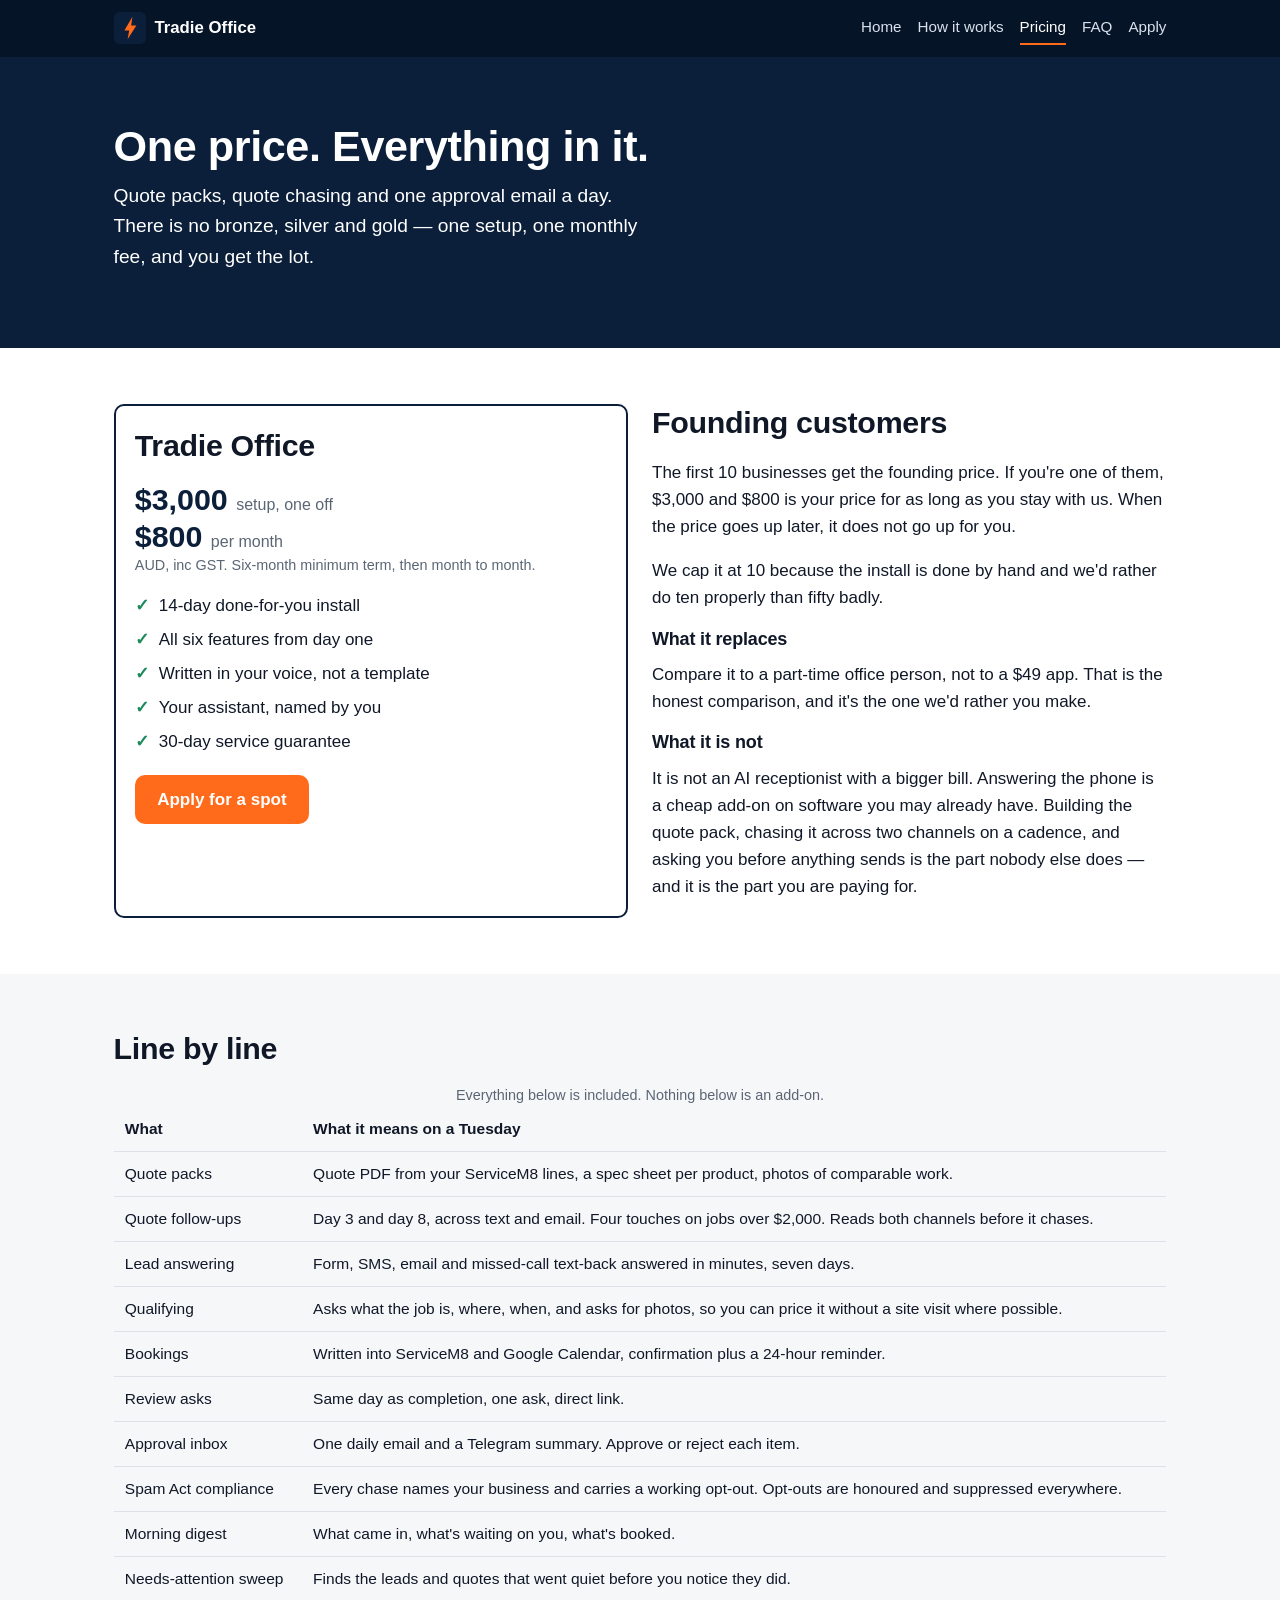
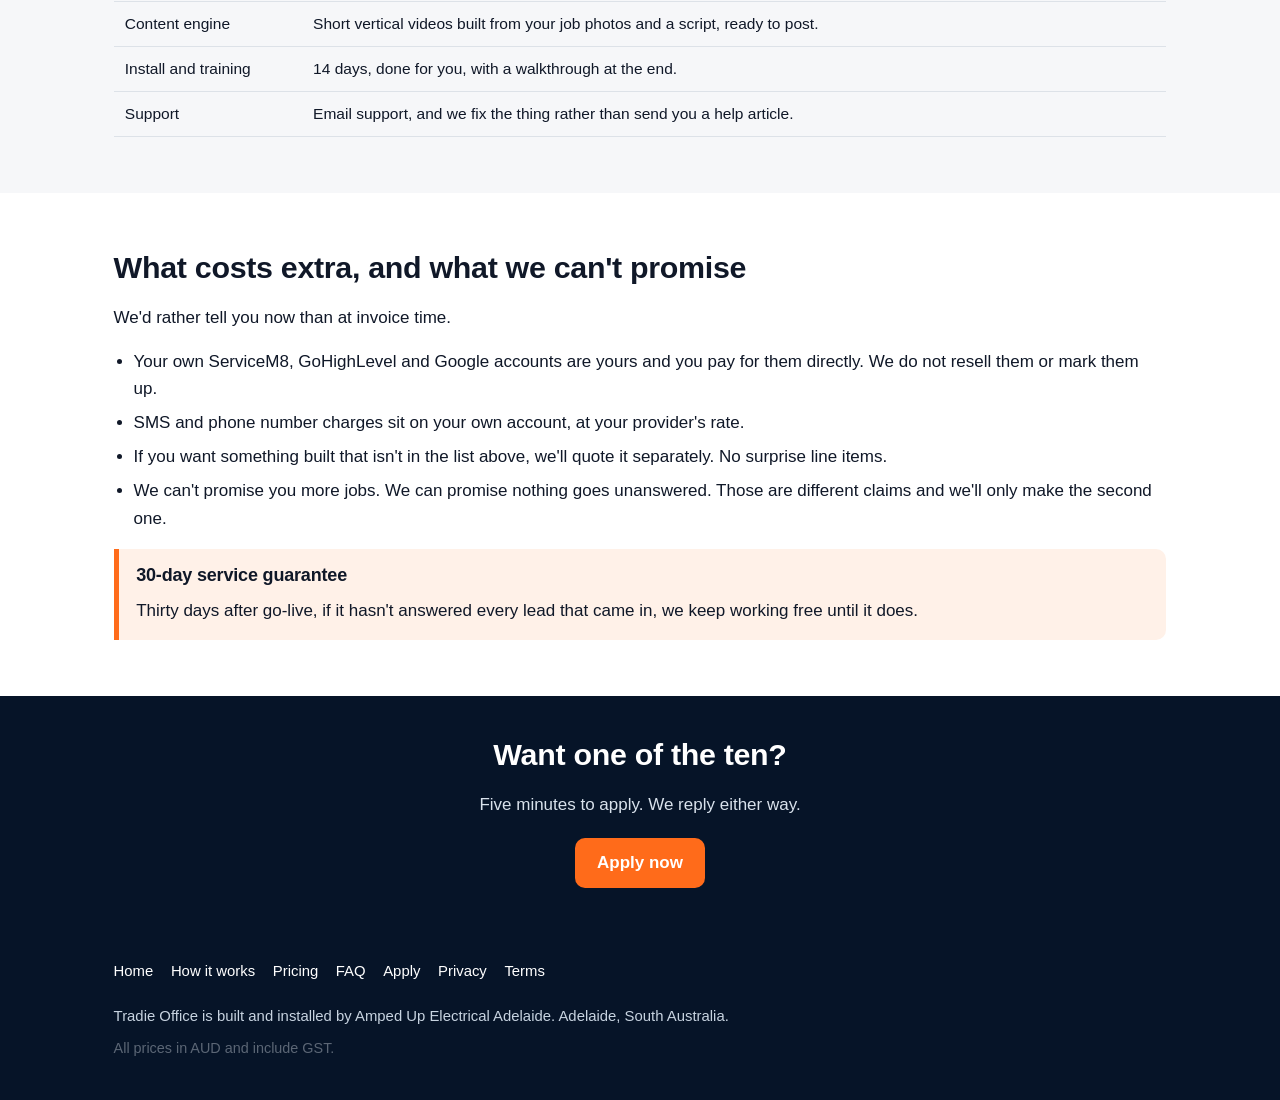
<file: pricing.html>
<!doctype html>
<html lang="en-AU">
<head>
<meta charset="utf-8">
<meta name="viewport" content="width=device-width, initial-scale=1">
<title>Pricing — Tradie Office</title>
<meta name="description" content="$3,000 setup plus $800 a month, inc GST, for quote packs, quote chasing and one approval email a day. Six-month minimum. 14-day install. 30-day guarantee. Founding price locked for the first 10 businesses.">
<link rel="canonical" href="https://ampedupelectricaladl.github.io/tradie-office-site/pricing.html">
<meta property="og:type" content="website">
<meta property="og:site_name" content="Tradie Office">
<meta property="og:title" content="Pricing — Tradie Office">
<meta property="og:description" content="Quote packs, quote chasing and one approval email a day. $3,000 setup plus $800 a month, inc GST. No lock-in tricks.">
<meta property="og:url" content="https://ampedupelectricaladl.github.io/tradie-office-site/pricing.html">
<meta property="og:image" content="https://ampedupelectricaladl.github.io/tradie-office-site/assets/logo.svg">
<meta property="og:locale" content="en_AU">
<meta name="twitter:card" content="summary">
<meta name="theme-color" content="#0B1F3A">
<link rel="icon" href="assets/mark.svg" type="image/svg+xml">
<link rel="stylesheet" href="assets/site.css">
<script src="assets/config.js"></script>
</head>
<body>
<a class="skip" href="#main">Skip to content</a>

<header class="site-header">
  <div class="wrap">
    <a class="brand" href="index.html"><img src="assets/mark.svg" alt=""><span>Tradie Office</span></a>
    <nav class="nav" aria-label="Main">
      <a href="index.html">Home</a>
      <a href="how-it-works.html">How it works</a>
      <a href="pricing.html" aria-current="page">Pricing</a>
      <a href="faq.html">FAQ</a>
      <a href="apply.html">Apply</a>
    </nav>
  </div>
</header>

<main id="main">

  <section class="hero">
    <div class="wrap">
      <h1>One price. Everything in it.</h1>
      <p class="promise">Quote packs, quote chasing and one approval email a day. There is no bronze, silver and gold — one setup, one monthly fee, and you get the lot.</p>
    </div>
  </section>

  <section class="section">
    <div class="wrap">
      <div class="grid grid-2">
        <div class="price">
          <h2>Tradie Office</h2>
          <span class="figure">$3,000 <small>setup, one off</small></span>
          <span class="figure">$800 <small>per month</small></span>
          <p class="small">AUD, inc GST. Six-month minimum term, then month to month.</p>
          <ul>
            <li>14-day done-for-you install</li>
            <li>All six features from day one</li>
            <li>Written in your voice, not a template</li>
            <li>Your assistant, named by you</li>
            <li>30-day service guarantee</li>
          </ul>
          <div class="btn-row"><a class="btn" href="apply.html">Apply for a spot</a></div>
        </div>
        <div>
          <h2>Founding customers</h2>
          <p>The first 10 businesses get the founding price. If you're one of them, $3,000 and $800 is your price for as long as you stay with us. When the price goes up later, it does not go up for you.</p>
          <p>We cap it at 10 because the install is done by hand and we'd rather do ten properly than fifty badly.</p>
          <h3>What it replaces</h3>
          <p>Compare it to a part-time office person, not to a $49 app. That is the honest comparison, and it's the one we'd rather you make.</p>
          <h3>What it is not</h3>
          <p>It is not an AI receptionist with a bigger bill. Answering the phone is a cheap add-on on software you may already have. Building the quote pack, chasing it across two channels on a cadence, and asking you before anything sends is the part nobody else does — and it is the part you are paying for.</p>
        </div>
      </div>
    </div>
  </section>

  <section class="section section-alt">
    <div class="wrap">
      <h2>Line by line</h2>
      <div class="table-wrap">
        <table>
          <caption class="small">Everything below is included. Nothing below is an add-on.</caption>
          <thead>
            <tr><th scope="col">What</th><th scope="col">What it means on a Tuesday</th></tr>
          </thead>
          <tbody>
            <tr><td>Quote packs</td><td>Quote PDF from your ServiceM8 lines, a spec sheet per product, photos of comparable work.</td></tr>
            <tr><td>Quote follow-ups</td><td>Day 3 and day 8, across text and email. Four touches on jobs over $2,000. Reads both channels before it chases.</td></tr>
            <tr><td>Lead answering</td><td>Form, SMS, email and missed-call text-back answered in minutes, seven days.</td></tr>
            <tr><td>Qualifying</td><td>Asks what the job is, where, when, and asks for photos, so you can price it without a site visit where possible.</td></tr>
            <tr><td>Bookings</td><td>Written into ServiceM8 and Google Calendar, confirmation plus a 24-hour reminder.</td></tr>
            <tr><td>Review asks</td><td>Same day as completion, one ask, direct link.</td></tr>
            <tr><td>Approval inbox</td><td>One daily email and a Telegram summary. Approve or reject each item.</td></tr>
            <tr><td>Spam Act compliance</td><td>Every chase names your business and carries a working opt-out. Opt-outs are honoured and suppressed everywhere.</td></tr>
            <tr><td>Morning digest</td><td>What came in, what's waiting on you, what's booked.</td></tr>
            <tr><td>Needs-attention sweep</td><td>Finds the leads and quotes that went quiet before you notice they did.</td></tr>
            <tr><td>Content engine</td><td>Short vertical videos built from your job photos and a script, ready to post.</td></tr>
            <tr><td>Install and training</td><td>14 days, done for you, with a walkthrough at the end.</td></tr>
            <tr><td>Support</td><td>Email support, and we fix the thing rather than send you a help article.</td></tr>
          </tbody>
        </table>
      </div>
    </div>
  </section>

  <section class="section">
    <div class="wrap">
      <h2>What costs extra, and what we can't promise</h2>
      <p>We'd rather tell you now than at invoice time.</p>
      <ul>
        <li>Your own ServiceM8, GoHighLevel and Google accounts are yours and you pay for them directly. We do not resell them or mark them up.</li>
        <li>SMS and phone number charges sit on your own account, at your provider's rate.</li>
        <li>If you want something built that isn't in the list above, we'll quote it separately. No surprise line items.</li>
        <li>We can't promise you more jobs. We can promise nothing goes unanswered. Those are different claims and we'll only make the second one.</li>
      </ul>
      <div class="guarantee">
        <h3>30-day service guarantee</h3>
        <p>Thirty days after go-live, if it hasn't answered every lead that came in, we keep working free until it does.</p>
      </div>
    </div>
  </section>

  <section class="cta-band">
    <div class="wrap">
      <h2>Want one of the ten?</h2>
      <p>Five minutes to apply. We reply either way.</p>
      <div class="btn-row centre-row"><a class="btn" href="apply.html">Apply now</a></div>
    </div>
  </section>

</main>

<footer class="site-footer">
  <div class="wrap">
    <ul class="foot-nav">
      <li><a href="index.html">Home</a></li>
      <li><a href="how-it-works.html">How it works</a></li>
      <li><a href="pricing.html">Pricing</a></li>
      <li><a href="faq.html">FAQ</a></li>
      <li><a href="apply.html">Apply</a></li>
      <li><a href="privacy.html">Privacy</a></li>
      <li><a href="terms.html">Terms</a></li>
    </ul>
    <p>Tradie Office is built and installed by Amped Up Electrical Adelaide. Adelaide, South Australia.</p>
    <p data-contact-line hidden></p>
    <p class="small">All prices in AUD and include GST.</p>
  </div>
</footer>
<script src="assets/site.js"></script>
</body>
</html>
</file>
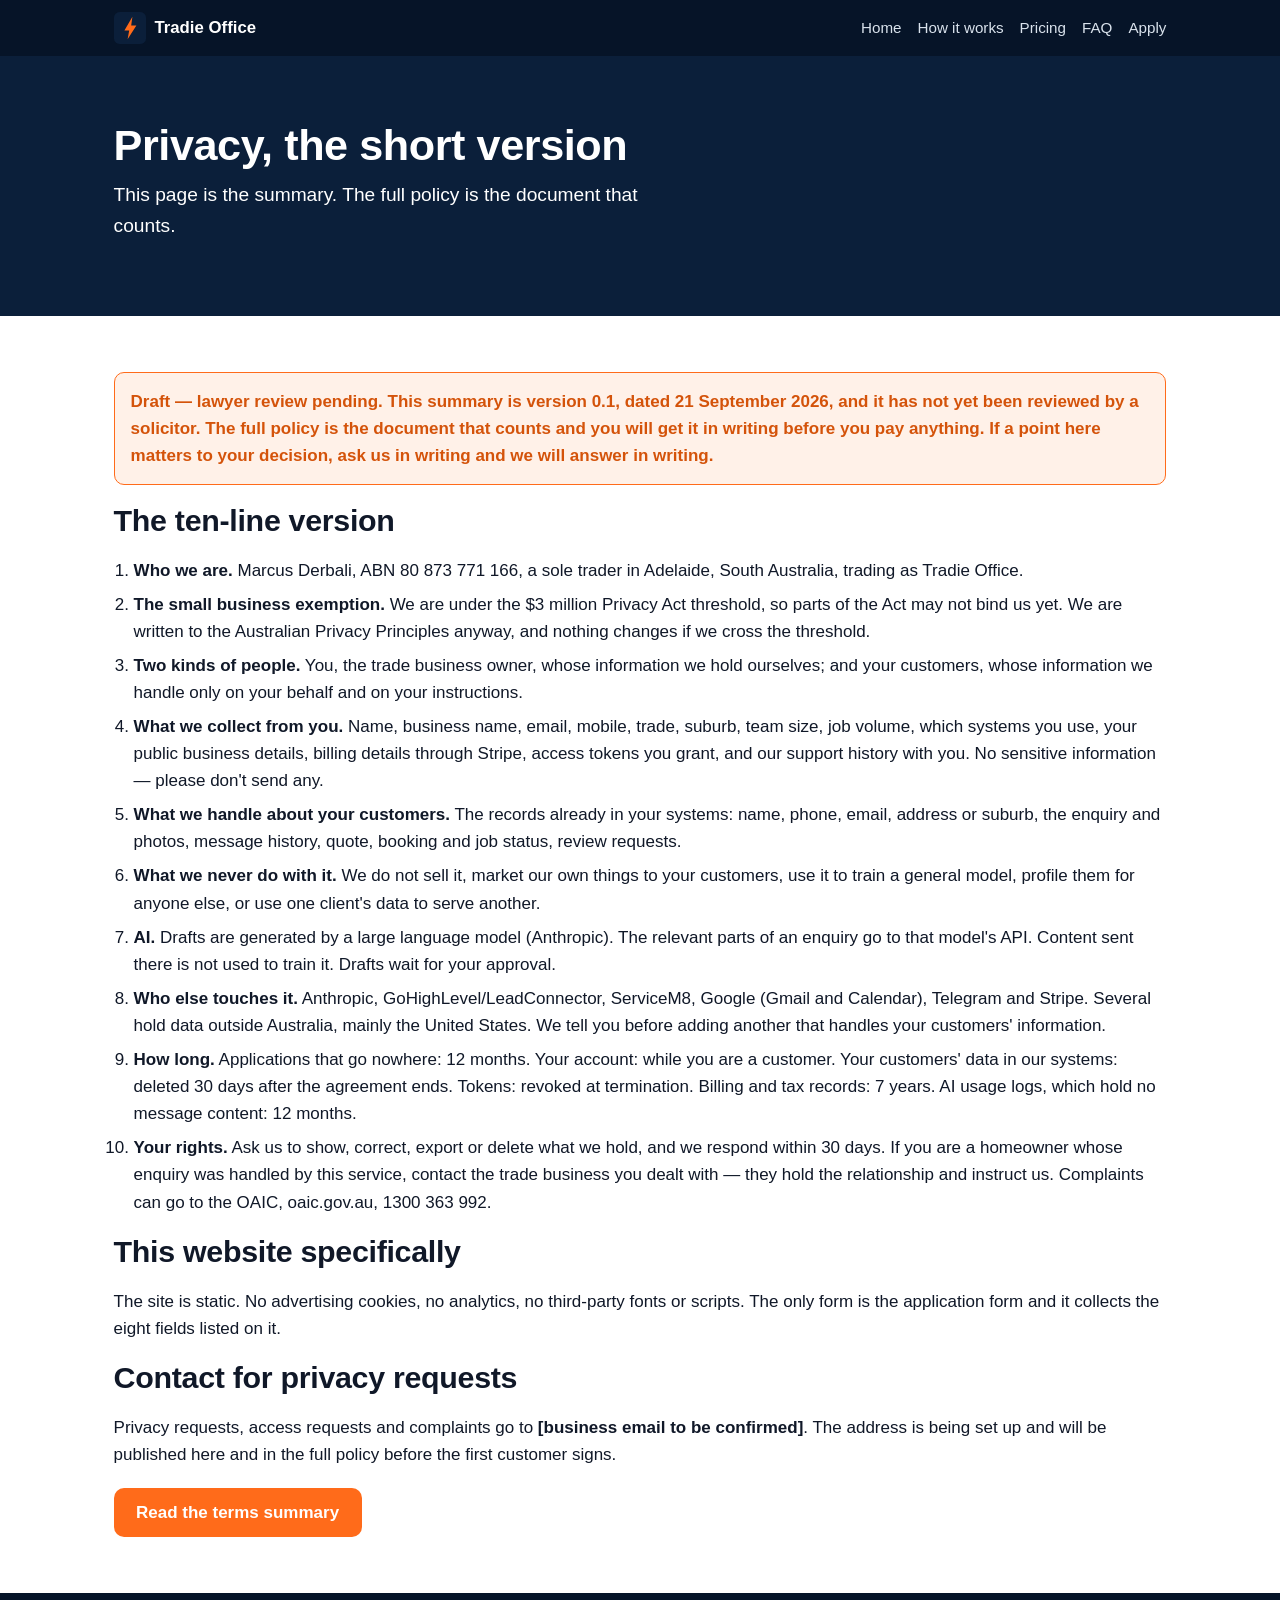
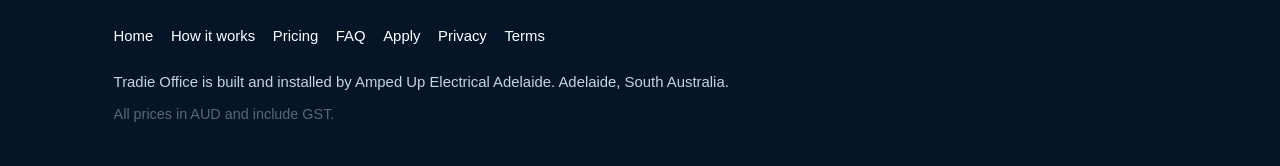
<file: privacy.html>
<!doctype html>
<html lang="en-AU">
<head>
<meta charset="utf-8">
<meta name="viewport" content="width=device-width, initial-scale=1">
<title>Privacy — Tradie Office</title>
<meta name="description" content="A short, plain-English summary of what Tradie Office collects, what it does with it, and who owns your customer data. You do.">
<link rel="canonical" href="https://ampedupelectricaladl.github.io/tradie-office-site/privacy.html">
<meta property="og:type" content="website">
<meta property="og:site_name" content="Tradie Office">
<meta property="og:title" content="Privacy — Tradie Office">
<meta property="og:description" content="What we collect, what we do with it, and who owns your customer data.">
<meta property="og:url" content="https://ampedupelectricaladl.github.io/tradie-office-site/privacy.html">
<meta property="og:image" content="https://ampedupelectricaladl.github.io/tradie-office-site/assets/logo.svg">
<meta property="og:locale" content="en_AU">
<meta name="twitter:card" content="summary">
<meta name="theme-color" content="#0B1F3A">
<link rel="icon" href="assets/mark.svg" type="image/svg+xml">
<link rel="stylesheet" href="assets/site.css">
<script src="assets/config.js"></script>
</head>
<body>
<a class="skip" href="#main">Skip to content</a>

<header class="site-header">
  <div class="wrap">
    <a class="brand" href="index.html"><img src="assets/mark.svg" alt=""><span>Tradie Office</span></a>
    <nav class="nav" aria-label="Main">
      <a href="index.html">Home</a>
      <a href="how-it-works.html">How it works</a>
      <a href="pricing.html">Pricing</a>
      <a href="faq.html">FAQ</a>
      <a href="apply.html">Apply</a>
    </nav>
  </div>
</header>

<main id="main">
  <section class="hero">
    <div class="wrap">
      <h1>Privacy, the short version</h1>
      <p class="promise">This page is the summary. The full policy is the document that counts.</p>
    </div>
  </section>

  <section class="section">
    <div class="wrap">

      <p class="form-status err"><strong>Draft — lawyer review pending.</strong> This summary is version 0.1, dated 21 September 2026, and it has not yet been reviewed by a solicitor. The full policy is the document that counts and you will get it in writing before you pay anything. If a point here matters to your decision, ask us in writing and we will answer in writing.</p>

      <h2>The ten-line version</h2>
      <ol>
        <li><strong>Who we are.</strong> Marcus Derbali, ABN 80 873 771 166, a sole trader in Adelaide, South Australia, trading as Tradie Office.</li>
        <li><strong>The small business exemption.</strong> We are under the $3 million Privacy Act threshold, so parts of the Act may not bind us yet. We are written to the Australian Privacy Principles anyway, and nothing changes if we cross the threshold.</li>
        <li><strong>Two kinds of people.</strong> You, the trade business owner, whose information we hold ourselves; and your customers, whose information we handle only on your behalf and on your instructions.</li>
        <li><strong>What we collect from you.</strong> Name, business name, email, mobile, trade, suburb, team size, job volume, which systems you use, your public business details, billing details through Stripe, access tokens you grant, and our support history with you. No sensitive information — please don't send any.</li>
        <li><strong>What we handle about your customers.</strong> The records already in your systems: name, phone, email, address or suburb, the enquiry and photos, message history, quote, booking and job status, review requests.</li>
        <li><strong>What we never do with it.</strong> We do not sell it, market our own things to your customers, use it to train a general model, profile them for anyone else, or use one client's data to serve another.</li>
        <li><strong>AI.</strong> Drafts are generated by a large language model (Anthropic). The relevant parts of an enquiry go to that model's API. Content sent there is not used to train it. Drafts wait for your approval.</li>
        <li><strong>Who else touches it.</strong> Anthropic, GoHighLevel/LeadConnector, ServiceM8, Google (Gmail and Calendar), Telegram and Stripe. Several hold data outside Australia, mainly the United States. We tell you before adding another that handles your customers' information.</li>
        <li><strong>How long.</strong> Applications that go nowhere: 12 months. Your account: while you are a customer. Your customers' data in our systems: deleted 30 days after the agreement ends. Tokens: revoked at termination. Billing and tax records: 7 years. AI usage logs, which hold no message content: 12 months.</li>
        <li><strong>Your rights.</strong> Ask us to show, correct, export or delete what we hold, and we respond within 30 days. If you are a homeowner whose enquiry was handled by this service, contact the trade business you dealt with — they hold the relationship and instruct us. Complaints can go to the OAIC, oaic.gov.au, 1300 363 992.</li>
      </ol>

      <h2>This website specifically</h2>
      <p>The site is static. No advertising cookies, no analytics, no third-party fonts or scripts. The only form is the application form and it collects the eight fields listed on it.</p>

      <h2>Contact for privacy requests</h2>
      <p>Privacy requests, access requests and complaints go to <strong>[business email to be confirmed]</strong>. The address is being set up and will be published here and in the full policy before the first customer signs.</p>

      <div class="btn-row"><a class="btn" href="terms.html">Read the terms summary</a></div>
    </div>
  </section>
</main>

<footer class="site-footer">
  <div class="wrap">
    <ul class="foot-nav">
      <li><a href="index.html">Home</a></li>
      <li><a href="how-it-works.html">How it works</a></li>
      <li><a href="pricing.html">Pricing</a></li>
      <li><a href="faq.html">FAQ</a></li>
      <li><a href="apply.html">Apply</a></li>
      <li><a href="privacy.html">Privacy</a></li>
      <li><a href="terms.html">Terms</a></li>
    </ul>
    <p>Tradie Office is built and installed by Amped Up Electrical Adelaide. Adelaide, South Australia.</p>
    <p data-contact-line hidden></p>
    <p class="small">All prices in AUD and include GST.</p>
  </div>
</footer>
<script src="assets/site.js"></script>
</body>
</html>
</file>
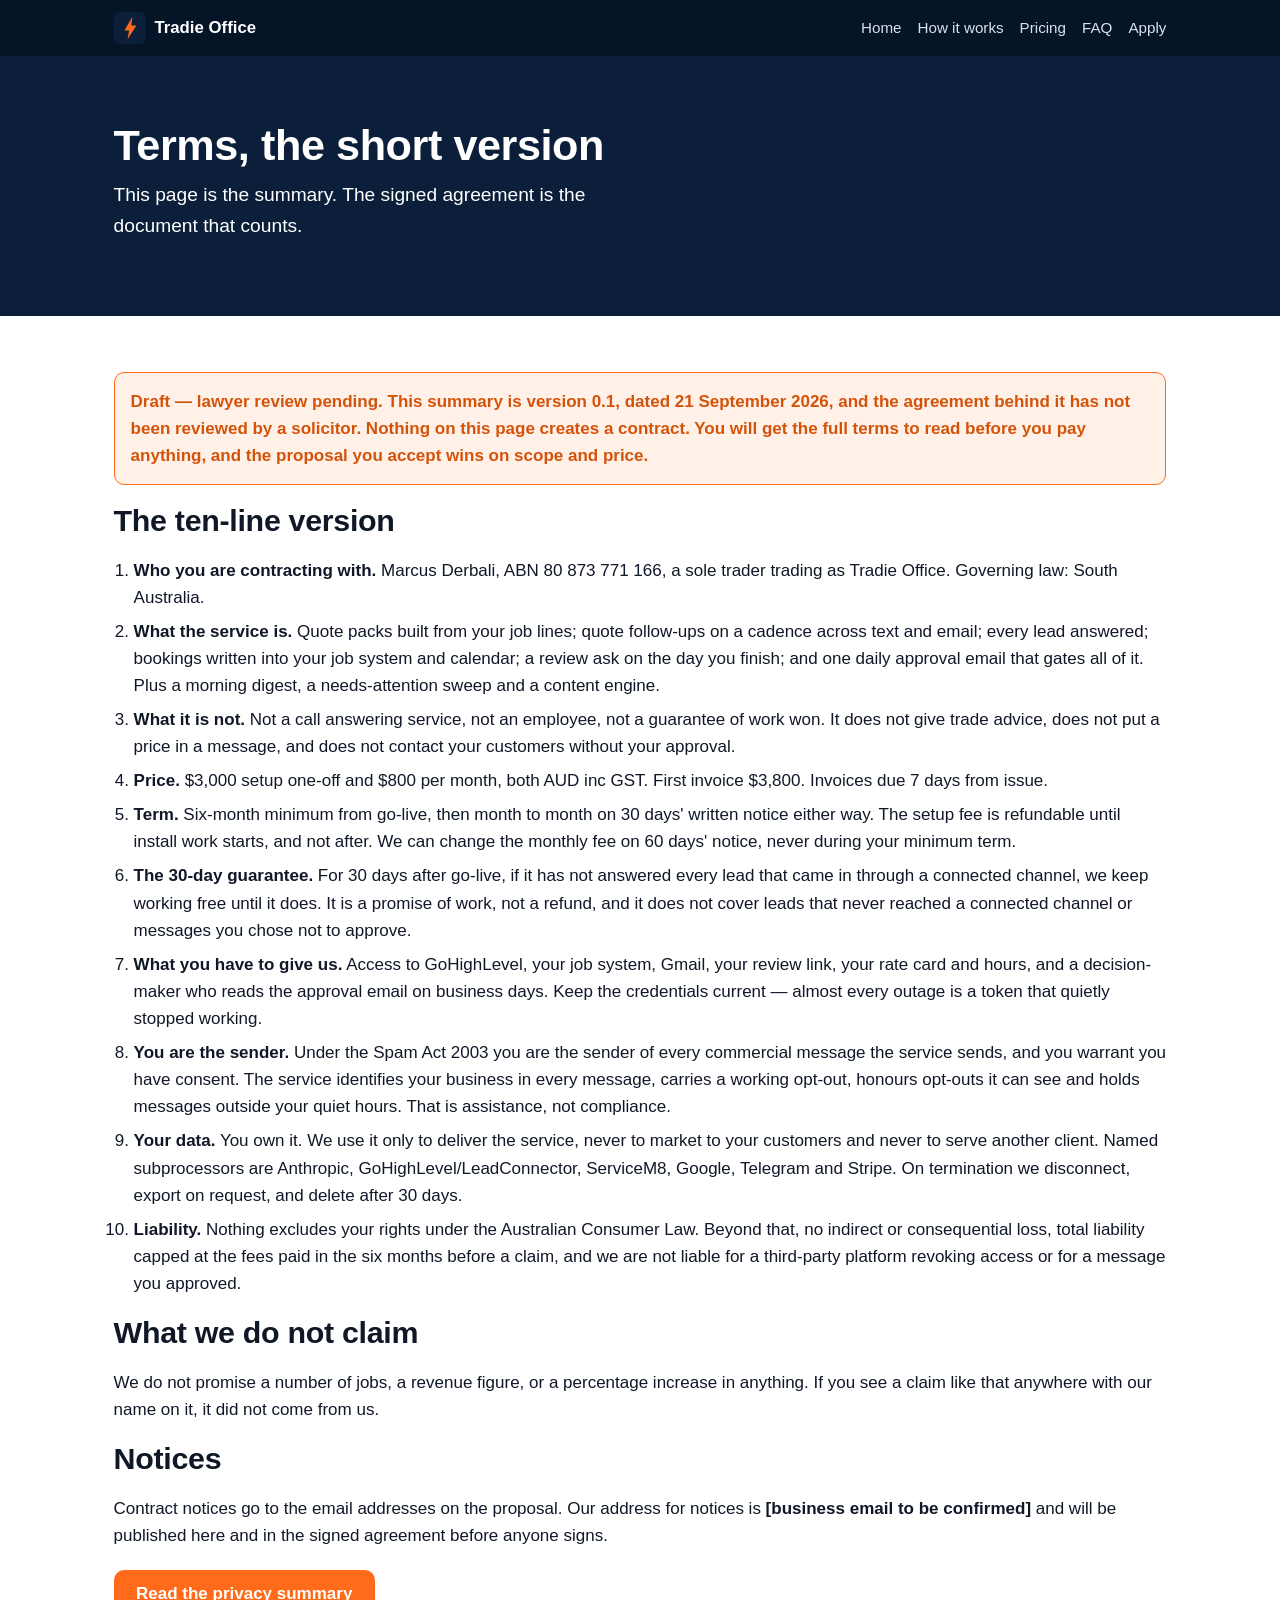
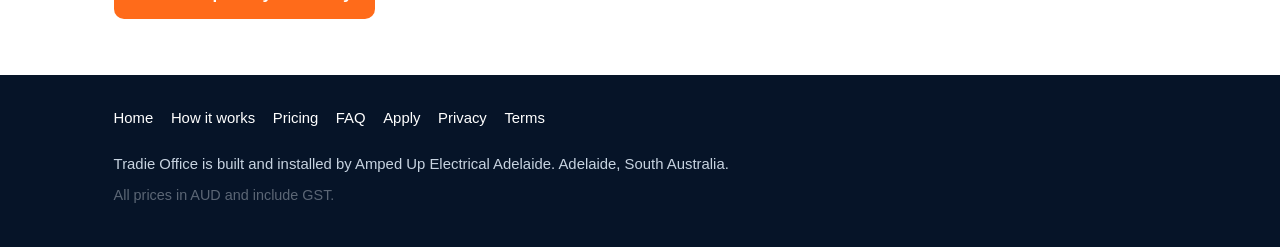
<file: terms.html>
<!doctype html>
<html lang="en-AU">
<head>
<meta charset="utf-8">
<meta name="viewport" content="width=device-width, initial-scale=1">
<title>Terms — Tradie Office</title>
<meta name="description" content="A short, plain-English summary of the Tradie Office terms: price, minimum term, the 30-day guarantee, what we are and are not responsible for.">
<link rel="canonical" href="https://ampedupelectricaladl.github.io/tradie-office-site/terms.html">
<meta property="og:type" content="website">
<meta property="og:site_name" content="Tradie Office">
<meta property="og:title" content="Terms — Tradie Office">
<meta property="og:description" content="Price, minimum term, the guarantee, and what we are and are not responsible for.">
<meta property="og:url" content="https://ampedupelectricaladl.github.io/tradie-office-site/terms.html">
<meta property="og:image" content="https://ampedupelectricaladl.github.io/tradie-office-site/assets/logo.svg">
<meta property="og:locale" content="en_AU">
<meta name="twitter:card" content="summary">
<meta name="theme-color" content="#0B1F3A">
<link rel="icon" href="assets/mark.svg" type="image/svg+xml">
<link rel="stylesheet" href="assets/site.css">
<script src="assets/config.js"></script>
</head>
<body>
<a class="skip" href="#main">Skip to content</a>

<header class="site-header">
  <div class="wrap">
    <a class="brand" href="index.html"><img src="assets/mark.svg" alt=""><span>Tradie Office</span></a>
    <nav class="nav" aria-label="Main">
      <a href="index.html">Home</a>
      <a href="how-it-works.html">How it works</a>
      <a href="pricing.html">Pricing</a>
      <a href="faq.html">FAQ</a>
      <a href="apply.html">Apply</a>
    </nav>
  </div>
</header>

<main id="main">
  <section class="hero">
    <div class="wrap">
      <h1>Terms, the short version</h1>
      <p class="promise">This page is the summary. The signed agreement is the document that counts.</p>
    </div>
  </section>

  <section class="section">
    <div class="wrap">

      <p class="form-status err"><strong>Draft — lawyer review pending.</strong> This summary is version 0.1, dated 21 September 2026, and the agreement behind it has not been reviewed by a solicitor. Nothing on this page creates a contract. You will get the full terms to read before you pay anything, and the proposal you accept wins on scope and price.</p>

      <h2>The ten-line version</h2>
      <ol>
        <li><strong>Who you are contracting with.</strong> Marcus Derbali, ABN 80 873 771 166, a sole trader trading as Tradie Office. Governing law: South Australia.</li>
        <li><strong>What the service is.</strong> Quote packs built from your job lines; quote follow-ups on a cadence across text and email; every lead answered; bookings written into your job system and calendar; a review ask on the day you finish; and one daily approval email that gates all of it. Plus a morning digest, a needs-attention sweep and a content engine.</li>
        <li><strong>What it is not.</strong> Not a call answering service, not an employee, not a guarantee of work won. It does not give trade advice, does not put a price in a message, and does not contact your customers without your approval.</li>
        <li><strong>Price.</strong> $3,000 setup one-off and $800 per month, both AUD inc GST. First invoice $3,800. Invoices due 7 days from issue.</li>
        <li><strong>Term.</strong> Six-month minimum from go-live, then month to month on 30 days' written notice either way. The setup fee is refundable until install work starts, and not after. We can change the monthly fee on 60 days' notice, never during your minimum term.</li>
        <li><strong>The 30-day guarantee.</strong> For 30 days after go-live, if it has not answered every lead that came in through a connected channel, we keep working free until it does. It is a promise of work, not a refund, and it does not cover leads that never reached a connected channel or messages you chose not to approve.</li>
        <li><strong>What you have to give us.</strong> Access to GoHighLevel, your job system, Gmail, your review link, your rate card and hours, and a decision-maker who reads the approval email on business days. Keep the credentials current — almost every outage is a token that quietly stopped working.</li>
        <li><strong>You are the sender.</strong> Under the Spam Act 2003 you are the sender of every commercial message the service sends, and you warrant you have consent. The service identifies your business in every message, carries a working opt-out, honours opt-outs it can see and holds messages outside your quiet hours. That is assistance, not compliance.</li>
        <li><strong>Your data.</strong> You own it. We use it only to deliver the service, never to market to your customers and never to serve another client. Named subprocessors are Anthropic, GoHighLevel/LeadConnector, ServiceM8, Google, Telegram and Stripe. On termination we disconnect, export on request, and delete after 30 days.</li>
        <li><strong>Liability.</strong> Nothing excludes your rights under the Australian Consumer Law. Beyond that, no indirect or consequential loss, total liability capped at the fees paid in the six months before a claim, and we are not liable for a third-party platform revoking access or for a message you approved.</li>
      </ol>

      <h2>What we do not claim</h2>
      <p>We do not promise a number of jobs, a revenue figure, or a percentage increase in anything. If you see a claim like that anywhere with our name on it, it did not come from us.</p>

      <h2>Notices</h2>
      <p>Contract notices go to the email addresses on the proposal. Our address for notices is <strong>[business email to be confirmed]</strong> and will be published here and in the signed agreement before anyone signs.</p>

      <div class="btn-row"><a class="btn" href="privacy.html">Read the privacy summary</a></div>
    </div>
  </section>
</main>

<footer class="site-footer">
  <div class="wrap">
    <ul class="foot-nav">
      <li><a href="index.html">Home</a></li>
      <li><a href="how-it-works.html">How it works</a></li>
      <li><a href="pricing.html">Pricing</a></li>
      <li><a href="faq.html">FAQ</a></li>
      <li><a href="apply.html">Apply</a></li>
      <li><a href="privacy.html">Privacy</a></li>
      <li><a href="terms.html">Terms</a></li>
    </ul>
    <p>Tradie Office is built and installed by Amped Up Electrical Adelaide. Adelaide, South Australia.</p>
    <p data-contact-line hidden></p>
    <p class="small">All prices in AUD and include GST.</p>
  </div>
</footer>
<script src="assets/site.js"></script>
</body>
</html>
</file>
<file: assets/site.css>
/* Tradie Office — marketing site
   One stylesheet. No build step. No network fonts. System stack only.
   Colours: navy #0B1F3A, orange #FF6B1A, white.
   Mobile-first: base rules are phone rules; media queries add width. */

:root {
  --navy: #0B1F3A;
  --navy-deep: #061428;
  --navy-mid: #153252;
  --orange: #FF6B1A;
  --orange-dark: #D4530A;
  --orange-soft: #FFF1E8;
  --white: #FFFFFF;
  --off-white: #F6F7F9;
  --border: #DDE2E8;
  --text: #101828;
  --muted: #5B6675;
  --green: #1B8A5A;
  --maxw: 68rem;
  --radius: 10px;
}

*, *::before, *::after { box-sizing: border-box; }

html { -webkit-text-size-adjust: 100%; scroll-behavior: smooth; }

body {
  margin: 0;
  font-family: -apple-system, BlinkMacSystemFont, "Segoe UI", Roboto,
    "Helvetica Neue", Arial, "Noto Sans", sans-serif;
  font-size: 1.0625rem;
  line-height: 1.6;
  color: var(--text);
  background: var(--white);
}

h1, h2, h3 { line-height: 1.2; margin: 0 0 0.6em; font-weight: 700; letter-spacing: -0.01em; }
h1 { font-size: 2rem; }
h2 { font-size: 1.5rem; }
h3 { font-size: 1.125rem; }
p { margin: 0 0 1em; }
ul, ol { margin: 0 0 1em; padding-left: 1.25rem; }
li { margin-bottom: 0.4em; }
a { color: var(--orange-dark); }
a:hover { color: var(--orange); }
img, svg { max-width: 100%; height: auto; }
hr { border: 0; border-top: 1px solid var(--border); margin: 2rem 0; }

.wrap { width: 100%; max-width: var(--maxw); margin: 0 auto; padding: 0 1.1rem; }
.section { padding: 2.5rem 0; }
.section-alt { background: var(--off-white); }
.lede { font-size: 1.15rem; color: var(--muted); }
.small { font-size: 0.9rem; color: var(--muted); }
.centre { text-align: center; }

/* ---------- skip link ---------- */
.skip {
  position: absolute; left: -9999px; top: 0;
  background: var(--orange); color: #fff; padding: 0.6rem 1rem; z-index: 50;
}
.skip:focus { left: 0; }

/* ---------- header / nav ---------- */
.site-header { background: var(--navy-deep); color: var(--white); }
.site-header .wrap {
  display: flex; flex-wrap: wrap; align-items: center;
  gap: 0.5rem 1rem; padding-top: 0.75rem; padding-bottom: 0.75rem;
}
.brand { display: flex; align-items: center; gap: 0.55rem; text-decoration: none; color: var(--white); font-weight: 700; }
.brand img { width: 2rem; height: 2rem; }
.brand span { font-size: 1.05rem; }
.nav { display: flex; flex-wrap: wrap; gap: 0.35rem 1rem; margin-left: auto; }
.nav a { color: #D9E2EC; text-decoration: none; font-size: 0.95rem; padding: 0.2rem 0; }
.nav a:hover, .nav a[aria-current="page"] { color: var(--white); border-bottom: 2px solid var(--orange); }

/* ---------- buttons ---------- */
.btn {
  display: inline-block; background: var(--orange); color: #fff;
  font-weight: 700; text-decoration: none; padding: 0.85rem 1.4rem;
  border-radius: var(--radius); border: 0; cursor: pointer;
  font-size: 1.0625rem; font-family: inherit; line-height: 1.3;
}
.btn:hover { background: var(--orange-dark); color: #fff; }
.btn-ghost { background: transparent; border: 2px solid var(--white); color: var(--white); }
.btn-ghost:hover { background: rgba(255,255,255,0.12); color: #fff; }
.btn-row { display: flex; flex-wrap: wrap; gap: 0.75rem; margin: 1.25rem 0 0; }
.btn-row.centre-row { justify-content: center; }

/* ---------- hero ---------- */
.hero { background: var(--navy); color: var(--white); padding: 2.75rem 0 2.5rem; }
.hero h1 { font-size: 2rem; margin-bottom: 0.5rem; }
.hero p { color: #D9E2EC; }
.hero .promise { font-size: 1.2rem; color: #fff; max-width: 34rem; }
.badge {
  display: inline-block; background: var(--orange-soft); color: var(--orange-dark);
  font-weight: 700; font-size: 0.8rem; text-transform: uppercase;
  letter-spacing: 0.05em; padding: 0.3rem 0.65rem; border-radius: 999px; margin-bottom: 0.9rem;
}

/* ---------- strip (20 second how it works) ---------- */
.strip { display: grid; gap: 0.85rem; margin: 0; padding: 0; list-style: none; counter-reset: step; }
.strip li {
  background: var(--navy-mid); border-radius: var(--radius); padding: 0.9rem 1rem;
  border-left: 4px solid var(--orange); margin: 0;
}
.strip strong { display: block; color: #fff; }
.strip span { color: #C7D3E0; font-size: 0.95rem; }

/* ---------- cards ---------- */
.grid { display: grid; gap: 1rem; }
.card {
  background: var(--white); border: 1px solid var(--border);
  border-radius: var(--radius); padding: 1.1rem 1.15rem;
}
.card h3 { margin-bottom: 0.35rem; }
.card p:last-child { margin-bottom: 0; }
.card .num {
  display: inline-block; background: var(--navy); color: #fff; font-weight: 700;
  width: 1.7rem; height: 1.7rem; line-height: 1.7rem; text-align: center;
  border-radius: 50%; font-size: 0.9rem; margin-bottom: 0.5rem;
}

/* ---------- honesty block ---------- */
.honest { background: var(--navy); color: #fff; border-radius: var(--radius); padding: 1.3rem 1.2rem; }
.honest h2 { color: #fff; }
.honest ul { list-style: none; padding: 0; }
.honest li { padding-left: 1.6rem; position: relative; color: #D9E2EC; }
.honest li::before {
  content: "\00d7"; position: absolute; left: 0; top: -0.1rem;
  color: var(--orange); font-weight: 700; font-size: 1.25rem;
}
.honest strong { color: #fff; }

/* ---------- price ---------- */
.price {
  border: 2px solid var(--navy); border-radius: var(--radius);
  padding: 1.3rem 1.2rem; background: var(--white);
}
.price .figure { font-size: 1.9rem; font-weight: 700; color: var(--navy); display: block; line-height: 1.2; }
.price .figure small { font-size: 1rem; font-weight: 400; color: var(--muted); }
.price ul { list-style: none; padding: 0; }
.price li { padding-left: 1.5rem; position: relative; }
.price li::before { content: "\2713"; position: absolute; left: 0; color: var(--green); font-weight: 700; }

.guarantee {
  border-left: 5px solid var(--orange); background: var(--orange-soft);
  padding: 1rem 1.1rem; border-radius: 0 var(--radius) var(--radius) 0;
}
.guarantee p:last-child { margin-bottom: 0; }

/* ---------- CTA band ---------- */
.cta-band { background: var(--navy-deep); color: #fff; text-align: center; padding: 2.5rem 0; }
.cta-band h2 { color: #fff; }
.cta-band p { color: #D9E2EC; }

/* ---------- timeline (how it works) ---------- */
.timeline { list-style: none; padding: 0; margin: 0; border-left: 3px solid var(--border); }
.timeline li { position: relative; padding: 0 0 1.4rem 1.3rem; margin: 0; }
.timeline li::before {
  content: ""; position: absolute; left: -0.55rem; top: 0.45rem;
  width: 0.85rem; height: 0.85rem; background: var(--orange); border-radius: 50%;
}
.timeline h3 { margin-bottom: 0.2rem; }
.day { font-size: 0.8rem; font-weight: 700; text-transform: uppercase; letter-spacing: 0.05em; color: var(--orange-dark); }

/* ---------- FAQ ---------- */
.faq { border-top: 1px solid var(--border); }
.faq details { border-bottom: 1px solid var(--border); padding: 0.9rem 0; }
.faq summary { font-weight: 700; cursor: pointer; font-size: 1.0625rem; }
.faq summary::-webkit-details-marker { display: none; }
.faq summary::marker { content: ""; }
.faq summary::before { content: "+ "; color: var(--orange); font-weight: 700; }
.faq details[open] summary::before { content: "\2212 "; }
.faq details > *:not(summary) { margin-top: 0.7rem; }

/* ---------- form ---------- */
.form { display: grid; gap: 1rem; max-width: 34rem; }
.field label { display: block; font-weight: 700; margin-bottom: 0.3rem; font-size: 0.97rem; }
.field input, .field select, .field textarea {
  width: 100%; padding: 0.7rem 0.75rem; font-size: 1.0625rem; font-family: inherit;
  border: 1px solid var(--border); border-radius: var(--radius); background: #fff; color: var(--text);
}
.field input:focus, .field select:focus, .field textarea:focus {
  outline: 3px solid rgba(255,107,26,0.35); border-color: var(--orange);
}
.field .hint { display: block; font-size: 0.85rem; color: var(--muted); margin-top: 0.25rem; }
.form-note { font-size: 0.9rem; color: var(--muted); }
.form-status { padding: 0.9rem 1rem; border-radius: var(--radius); font-weight: 700; }
.form-status.ok { background: #E7F5EE; color: var(--green); border: 1px solid var(--green); }
.form-status.err { background: var(--orange-soft); color: var(--orange-dark); border: 1px solid var(--orange); }
[hidden] { display: none !important; }

/* ---------- table ---------- */
.table-wrap { overflow-x: auto; }
table { border-collapse: collapse; width: 100%; font-size: 0.97rem; }
th, td { text-align: left; padding: 0.6rem 0.7rem; border-bottom: 1px solid var(--border); vertical-align: top; }
th { background: var(--off-white); font-weight: 700; }

/* ---------- footer ---------- */
.site-footer { background: var(--navy-deep); color: #C7D3E0; padding: 2rem 0; font-size: 0.93rem; }
.site-footer a { color: #fff; text-decoration: none; }
.site-footer a:hover { text-decoration: underline; }
.site-footer .foot-nav { display: flex; flex-wrap: wrap; gap: 0.4rem 1.1rem; margin-bottom: 1rem; padding: 0; list-style: none; }
.site-footer p { margin-bottom: 0.5rem; }

/* ---------- wider screens ---------- */
@media (min-width: 40rem) {
  h1 { font-size: 2.6rem; }
  h2 { font-size: 1.9rem; }
  .hero h1 { font-size: 2.7rem; }
  .hero { padding: 4rem 0 3.5rem; }
  .section { padding: 3.5rem 0; }
  .strip { grid-template-columns: repeat(2, 1fr); }
  .grid-2 { grid-template-columns: repeat(2, 1fr); }
}

@media (min-width: 60rem) {
  .strip { grid-template-columns: repeat(4, 1fr); }
  .grid-3 { grid-template-columns: repeat(3, 1fr); }
  .grid-2 { grid-template-columns: repeat(2, 1fr); gap: 1.5rem; }
}

@media (prefers-reduced-motion: reduce) {
  html { scroll-behavior: auto; }
}
</file>
